<file: index.html>
<!doctype html>
<html lang="he" dir="rtl">
<head>
  <meta charset="utf-8">
  <meta name="viewport" content="width=device-width, initial-scale=1">
  <title>יריד תעסוקה ולימודים | בלב אחד</title>
  <meta name="description" content="יריד תעסוקה ולימודים לחברי עמותת בלב אחד – 24.12.26 בשעה 10:00, אולם קסאנאדו פתח תקווה.">
  <link rel="preconnect" href="https://fonts.googleapis.com">
  <link rel="preconnect" href="https://fonts.gstatic.com" crossorigin>
  <link href="https://fonts.googleapis.com/css2?family=Rubik:wght@400;500;700;800;900&display=swap" rel="stylesheet">
  <link rel="stylesheet" href="styles.css">
</head>
<body>
  <a class="skip-link" href="#main">דלג לתוכן הראשי</a>

  <header class="topbar">
    <div class="container">
      <a class="logo" href="index.html">
        <img src="assets/logo.png" alt="בלב אחד – belev echad, לדף הבית" width="194" height="76">
      </a>
      <nav class="social" aria-label="יצירת קשר ורשתות חברתיות">
        <a class="social-link" href="https://wa.me/972503478599?text=%D7%94%D7%99%D7%99%2C%20%D7%90%D7%A0%D7%99%20%D7%A4%D7%95%D7%A0%D7%94%20%D7%91%D7%A0%D7%95%D7%92%D7%A2%20%D7%9C%D7%99%D7%A8%D7%99%D7%93%20%D7%94%D7%AA%D7%A2%D7%A1%D7%95%D7%A7%D7%94%20%D7%95%D7%94%D7%9C%D7%99%D7%9E%D7%95%D7%93%D7%99%D7%9D%20%D7%A9%D7%9C%20%D7%91%D7%9C%D7%91%20%D7%90%D7%97%D7%93" target="_blank" rel="noopener">
          <svg width="20" height="20" viewBox="0 0 24 24" aria-hidden="true" focusable="false"><path d="M3.5 20.5l1.3-4A8.5 8.5 0 1 1 8 19.3z" fill="none" stroke="currentColor" stroke-width="1.9" stroke-linejoin="round"/><path d="M9.2 7.9c.2-.3.4-.4.7-.4h.5c.2 0 .4.1.5.4l.7 1.7c.1.2 0 .5-.1.7l-.6.7c.6 1.2 1.6 2.2 2.8 2.8l.7-.6c.2-.2.5-.2.7-.1l1.7.7c.3.1.4.3.4.5v.5c0 .3-.1.5-.4.7-.7.5-1.8.6-3.3-.1a8.6 8.6 0 0 1-3.9-3.9c-.7-1.5-.6-2.6-.1-3.3z" fill="currentColor"/></svg>
          <span class="social-label"><span lang="en">WhatsApp</span><span class="visually-hidden"> – שליחת הודעה (נפתח בחלון חדש)</span></span>
        </a>
        <a class="social-link" href="https://belevechad.nyc/" target="_blank" rel="noopener">
          <svg width="20" height="20" viewBox="0 0 24 24" fill="none" stroke="currentColor" stroke-width="2" stroke-linecap="round" aria-hidden="true" focusable="false"><circle cx="12" cy="12" r="9"/><path d="M3 12h18M12 3c2.5 2.6 3.8 5.6 3.8 9s-1.3 6.4-3.8 9c-2.5-2.6-3.8-5.6-3.8-9S9.5 5.6 12 3Z"/></svg>
          <span class="social-label">לאתר העמותה<span class="visually-hidden"> (נפתח בחלון חדש)</span></span>
        </a>
        <a class="social-link" href="https://www.instagram.com/belevechad" target="_blank" rel="noopener">
          <svg width="20" height="20" viewBox="0 0 24 24" fill="none" stroke="currentColor" stroke-width="2" aria-hidden="true" focusable="false"><rect x="3" y="3" width="18" height="18" rx="5"/><circle cx="12" cy="12" r="4"/><circle cx="17.3" cy="6.7" r="1.1" fill="currentColor" stroke="none"/></svg>
          <span class="social-label"><span lang="en">Instagram</span><span class="visually-hidden"> (נפתח בחלון חדש)</span></span>
        </a>
        <a class="social-link" href="https://www.facebook.com/belevechad/" target="_blank" rel="noopener">
          <svg width="20" height="20" viewBox="0 0 24 24" fill="currentColor" aria-hidden="true" focusable="false"><path d="M13.5 21v-7.5h2.5l.4-3h-2.9V8.6c0-.9.3-1.5 1.5-1.5h1.6V4.4c-.3 0-1.2-.1-2.3-.1-2.3 0-3.8 1.4-3.8 3.9v2.3H8v3h2.5V21h3Z"/></svg>
          <span class="social-label"><span lang="en">Facebook</span><span class="visually-hidden"> (נפתח בחלון חדש)</span></span>
        </a>
      </nav>
    </div>
  </header>

  <main id="main" tabindex="-1">
    <!-- Hero -->
    <section class="hero">
      <div class="container">
        <div class="hero-grid">
          <div>
            <h1>יריד תעסוקה ולימודים <span class="h1-line2">לחברי עמותת <span class="nowrap">״בלב אחד״</span></span></h1>
            <p class="tagline">שיעזור לכם לפתוח הזדמנויות לחיים!</p>
            <p class="big-date">24.12.26</p>
            <svg class="underline" viewBox="0 0 520 18" preserveAspectRatio="none" aria-hidden="true" focusable="false"><path d="M6 12 C 150 2, 360 2, 514 12" stroke="#f9c623" stroke-width="8" fill="none" stroke-linecap="round"/></svg>
            <p class="save-date">שריינו את התאריך!</p>
          </div>

          <!-- Megaphone illustration (decorative) -->
          <svg class="megaphone" viewBox="0 0 300 300" aria-hidden="true" focusable="false">
            <g stroke="#f9c623" stroke-width="10" stroke-linecap="round">
              <path d="M222 62 L246 30"/><path d="M240 92 L276 74"/><path d="M196 46 L204 14"/>
            </g>
            <g stroke="#14224b" stroke-width="7" stroke-linejoin="round" stroke-linecap="round">
              <path d="M150 196 L176 262 Q180 274 168 278 L150 284 Q138 287 134 276 L112 214" fill="#fdf3ea"/>
              <path d="M58 132 L200 66 L232 214 L84 214 Z" fill="#fdf3ea"/>
              <rect x="30" y="140" width="46" height="70" rx="14" fill="#fdf3ea" transform="rotate(-12 53 175)"/>
              <ellipse cx="216" cy="140" rx="30" ry="78" transform="rotate(-14 216 140)" fill="#14224b"/>
            </g>
            <g stroke="#fdf3ea" stroke-width="7" stroke-linecap="round">
              <path d="M204 104 L226 98"/><path d="M208 140 L234 140"/><path d="M214 176 L238 184"/>
            </g>
          </svg>
        </div>

        <!-- Countdown: digits are hidden from screen readers; one plain sentence is read instead -->
        <div class="countdown-wrap">
          <p class="countdown-title">הספירה לאחור התחילה! נותרו עד היריד: <span class="visually-hidden" id="cd-sr"></span></p>
          <div class="countdown" id="countdown" aria-hidden="true">
            <div class="cd-unit"><span class="cd-num" id="cd-days">--</span><span class="cd-label">ימים</span></div>
            <div class="cd-unit"><span class="cd-num" id="cd-hours">--</span><span class="cd-label">שעות</span></div>
            <div class="cd-unit"><span class="cd-num" id="cd-minutes">--</span><span class="cd-label">דקות</span></div>
            <div class="cd-unit"><span class="cd-num" id="cd-seconds">--</span><span class="cd-label">שניות</span></div>
          </div>
          <div class="cd-details">
            <div class="cd-detail">
              <svg width="22" height="22" viewBox="0 0 24 24" fill="none" stroke="#f9c623" stroke-width="2" stroke-linecap="round" aria-hidden="true" focusable="false"><rect x="3" y="5" width="18" height="16" rx="3"/><path d="M3 10h18M8 3v4M16 3v4"/></svg>
              <span>יום חמישי, 24.12.2026</span>
            </div>
            <div class="cd-detail">
              <svg width="22" height="22" viewBox="0 0 24 24" fill="none" stroke="#5eead4" stroke-width="2" stroke-linecap="round" aria-hidden="true" focusable="false"><circle cx="12" cy="12" r="9"/><path d="M12 7v5l3 2"/></svg>
              <span>בשעה 10:00</span>
            </div>
            <div class="cd-detail">
              <svg width="22" height="22" viewBox="0 0 24 24" fill="none" stroke="#7cc0ff" stroke-width="2" aria-hidden="true" focusable="false"><path d="M12 2a7 7 0 0 0-7 7c0 5.2 7 13 7 13s7-7.8 7-13a7 7 0 0 0-7-7Z"/><circle cx="12" cy="9" r="2.5"/></svg>
              <span>אולם קסאנאדו, פתח תקווה</span>
            </div>
          </div>
        </div>

        <div class="cta-row">
          <a class="btn btn-primary" id="calGoogle" href="https://calendar.google.com/calendar/render?action=TEMPLATE&text=%D7%99%D7%A8%D7%99%D7%93%20%D7%AA%D7%A2%D7%A1%D7%95%D7%A7%D7%94%20%D7%95%D7%9C%D7%99%D7%9E%D7%95%D7%93%D7%99%D7%9D%20-%20%D7%91%D7%9C%D7%91%20%D7%90%D7%97%D7%93&dates=20261224T080000Z/20261224T120000Z&location=%D7%90%D7%95%D7%9C%D7%9D%20%D7%A7%D7%A1%D7%90%D7%A0%D7%90%D7%93%D7%95%2C%20%D7%A4%D7%AA%D7%97%20%D7%AA%D7%A7%D7%95%D7%95%D7%94" target="_blank" rel="noopener">
            <svg width="20" height="20" viewBox="0 0 24 24" fill="none" aria-hidden="true" focusable="false"><rect x="3" y="5" width="18" height="16" rx="3" stroke="currentColor" stroke-width="2"/><path d="M3 10h18M8 3v4M16 3v4M12 13v5M9.5 15.5h5" stroke="currentColor" stroke-width="2" stroke-linecap="round"/></svg>
            <span class="cal-label">הוסיפו ליומן גוגל</span><span class="visually-hidden"> (נפתח בחלון חדש)</span>
          </a>
          <a class="btn btn-primary" id="calApple" href="yarid-belev-echad.ics">
            <svg width="20" height="20" viewBox="0 0 24 24" fill="none" aria-hidden="true" focusable="false"><rect x="3" y="5" width="18" height="16" rx="3" stroke="currentColor" stroke-width="2"/><path d="M3 10h18M8 3v4M16 3v4M12 13v5M9.5 15.5h5" stroke="currentColor" stroke-width="2" stroke-linecap="round"/></svg>
            <span class="cal-label">הוסיפו ליומן אפל / Outlook</span>
          </a>
          <a class="btn btn-ghost" href="https://waze.com/ul?q=אולם%20קסאנאדו%20פתח%20תקווה&navigate=yes" target="_blank" rel="noopener">
            <svg width="20" height="20" viewBox="0 0 24 24" fill="none" aria-hidden="true" focusable="false"><path d="M12 2a7 7 0 0 0-7 7c0 5.2 7 13 7 13s7-7.8 7-13a7 7 0 0 0-7-7Z" stroke="currentColor" stroke-width="2"/><circle cx="12" cy="9" r="2.5" stroke="currentColor" stroke-width="2"/></svg>
            ניווט לאולם<span class="visually-hidden"> ב-Waze (נפתח בחלון חדש)</span>
          </a>
        </div>
      </div>
    </section>

    <!-- Partners logo strip -->
    <section class="section partners" aria-labelledby="partners-title">
      <div class="container">
        <h2 class="section-title" id="partners-title">השותפים והחברות המשתתפים ביריד</h2>
        <div class="marquee" id="partners">
          <div class="marquee-viewport">
            <div class="marquee-inner">
              <ul class="marquee-list">
                <li><a href="https://www.rail.co.il/" target="_blank" rel="noopener"><img src="assets/partners/rail.png" alt="רכבת ישראל" loading="lazy"><span class="visually-hidden"> (נפתח בחלון חדש)</span></a></li>
                <li><a href="https://www.gov.il/he/departments/firefighting_and_rescue_israel" target="_blank" rel="noopener"><img src="assets/partners/fire-rescue.png" alt="כבאות והצלה לישראל" loading="lazy"><span class="visually-hidden"> (נפתח בחלון חדש)</span></a></li>
                <li><a href="https://www.shufersal.co.il/online/" target="_blank" rel="noopener"><img src="assets/partners/shufersal.svg" alt="שופרסל" loading="lazy"><span class="visually-hidden"> (נפתח בחלון חדש)</span></a></li>
                <li><a href="https://www.milgam.co.il/" target="_blank" rel="noopener"><img src="assets/partners/milgam.png" alt="מילגם" loading="lazy"><span class="visually-hidden"> (נפתח בחלון חדש)</span></a></li>
                <li><a href="https://www.diplomat.co.il/he/" target="_blank" rel="noopener"><img src="assets/partners/diplomat.png" alt="דיפלומט" loading="lazy"><span class="visually-hidden"> (נפתח בחלון חדש)</span></a></li>
                <li><a href="https://iac.ac.il/" target="_blank" rel="noopener"><img src="assets/partners/iac.png" alt="המכללה האקדמית רמת גן" loading="lazy"><span class="visually-hidden"> (נפתח בחלון חדש)</span></a></li>
                <li><a href="https://www.leumit.co.il/" target="_blank" rel="noopener"><img src="assets/partners/leumit.png" alt="לאומית שירותי בריאות" loading="lazy"><span class="visually-hidden"> (נפתח בחלון חדש)</span></a></li>
                <li><a href="https://www.esteelauder.co.il/" target="_blank" rel="noopener"><img src="assets/partners/esteelauder.svg" alt="אסתי לאודר" loading="lazy"><span class="visually-hidden"> (נפתח בחלון חדש)</span></a></li>
                <li><a href="https://cityofdavid.org.il/" target="_blank" rel="noopener"><img src="assets/partners/cityofdavid.svg" alt="עיר דוד" loading="lazy"><span class="visually-hidden"> (נפתח בחלון חדש)</span></a></li>
                <li><a href="https://wingate.org.il/" target="_blank" rel="noopener"><img src="assets/partners/wingate.png" alt="מכון וינגייט" loading="lazy"><span class="visually-hidden"> (נפתח בחלון חדש)</span></a></li>
                <li><a href="https://www.rotshtein.co.il/" target="_blank" rel="noopener"><img src="assets/partners/rotshtein.png" alt="רוטשטיין" loading="lazy"><span class="visually-hidden"> (נפתח בחלון חדש)</span></a></li>
                <li><a href="https://www.efficapital.co.il/" target="_blank" rel="noopener"><img src="assets/partners/efficapital.png" alt="אפי קפיטל" loading="lazy"><span class="visually-hidden"> (נפתח בחלון חדש)</span></a></li>
                <li><a href="https://www.qasisrael.co.il/" target="_blank" rel="noopener"><img src="assets/partners/qas.webp" alt="QAS – Quality Airport Services" loading="lazy"><span class="visually-hidden"> (נפתח בחלון חדש)</span></a></li>
                <li><a href="https://ext.shenkar.ac.il/courses" target="_blank" rel="noopener"><img src="assets/partners/shenkar.svg" alt="שנקר – לימודי חוץ" loading="lazy"><span class="visually-hidden"> (נפתח בחלון חדש)</span></a></li>
              </ul>
            </div>
          </div>
        </div>
      </div>
    </section>

    <!-- Registration: one card per audience -->
    <section class="section" id="register">
      <div class="container">
        <h2 class="section-title">הרשמה ליריד</h2>
        <p class="section-sub">בחרו את ההרשמה שמתאימה לכם</p>
        <div class="reg-cards">
          <a class="reg-card featured" href="members.html">
            <span class="reg-badge">לחברי העמותה</span>
            <span class="reg-icon bg-mint">
              <svg width="34" height="34" viewBox="0 0 24 24" fill="none" stroke="#14224b" stroke-width="1.9" stroke-linecap="round" stroke-linejoin="round" aria-hidden="true" focusable="false"><path d="M12 20.5s-7.5-4.4-7.5-10.1A4.2 4.2 0 0 1 12 7.9a4.2 4.2 0 0 1 7.5 2.5c0 5.7-7.5 10.1-7.5 10.1Z"/></svg>
            </span>
            <h3>חברי העמותה</h3>
            <p>הרשמה ליריד ושאלון שיעזור לנו להתאים את היריד בדיוק בשבילכם.</p>
            <span class="btn btn-dark">להרשמה ליריד <svg width="18" height="18" viewBox="0 0 24 24" fill="none" stroke="currentColor" stroke-width="2.4" stroke-linecap="round" stroke-linejoin="round" aria-hidden="true" focusable="false"><path d="M15 6l-6 6 6 6"/></svg></span>
          </a>
          <a class="reg-card" href="register.html">
            <span class="reg-icon bg-sky">
              <svg width="34" height="34" viewBox="0 0 24 24" fill="none" stroke="#14224b" stroke-width="1.9" stroke-linejoin="round" aria-hidden="true" focusable="false"><rect x="3" y="7" width="18" height="13" rx="2"/><path d="M8 7V5a2 2 0 0 1 2-2h4a2 2 0 0 1 2 2v2M3 13h18"/></svg>
            </span>
            <h3>נציגי חברות ומוסדות אקדמיים</h3>
            <p>מגייסים עובדים או מציגים מסלולי לימוד? הירשמו לדוכן ונדאג לכל מה שתצטרכו.</p>
            <span class="btn btn-ghost">להרשמת דוכן <svg width="18" height="18" viewBox="0 0 24 24" fill="none" stroke="currentColor" stroke-width="2.4" stroke-linecap="round" stroke-linejoin="round" aria-hidden="true" focusable="false"><path d="M15 6l-6 6 6 6"/></svg></span>
          </a>
          <a class="reg-card" href="vendors.html">
            <span class="reg-icon bg-butter">
              <svg width="34" height="34" viewBox="0 0 48 48" fill="none" stroke="#14224b" stroke-width="2.8" stroke-linejoin="round" aria-hidden="true" focusable="false"><path d="M6 18 L10 8 H38 L42 18"/><path d="M6 18 q3 5 6 0 q3 5 6 0 q3 5 6 0 q3 5 6 0 q3 5 6 0 q3 5 6 0"/><path d="M9 21 V40 H39 V21"/><path d="M5 40 H43"/></svg>
            </span>
            <h3>דוכני מכירה</h3>
            <p>בעלי עסקים שרוצים למכור ולהציג את המוצרים שלהם ביריד.</p>
            <span class="btn btn-ghost">להרשמת דוכן מכירה <svg width="18" height="18" viewBox="0 0 24 24" fill="none" stroke="currentColor" stroke-width="2.4" stroke-linecap="round" stroke-linejoin="round" aria-hidden="true" focusable="false"><path d="M15 6l-6 6 6 6"/></svg></span>
          </a>
        </div>

        <p class="help-note">
          <span>יש שאלות? אפשר לדבר עם נציג אנושי</span>
          <a class="btn btn-wa" href="https://wa.me/972503478599?text=%D7%94%D7%99%D7%99%2C%20%D7%90%D7%A0%D7%99%20%D7%A4%D7%95%D7%A0%D7%94%20%D7%91%D7%A0%D7%95%D7%92%D7%A2%20%D7%9C%D7%99%D7%A8%D7%99%D7%93%20%D7%94%D7%AA%D7%A2%D7%A1%D7%95%D7%A7%D7%94%20%D7%95%D7%94%D7%9C%D7%99%D7%9E%D7%95%D7%93%D7%99%D7%9D%20%D7%A9%D7%9C%20%D7%91%D7%9C%D7%91%20%D7%90%D7%97%D7%93" target="_blank" rel="noopener">
            <svg width="20" height="20" viewBox="0 0 24 24" aria-hidden="true" focusable="false"><path d="M3.5 20.5l1.3-4A8.5 8.5 0 1 1 8 19.3z" fill="none" stroke="currentColor" stroke-width="1.9" stroke-linejoin="round"/><path d="M9.2 7.9c.2-.3.4-.4.7-.4h.5c.2 0 .4.1.5.4l.7 1.7c.1.2 0 .5-.1.7l-.6.7c.6 1.2 1.6 2.2 2.8 2.8l.7-.6c.2-.2.5-.2.7-.1l1.7.7c.3.1.4.3.4.5v.5c0 .3-.1.5-.4.7-.7.5-1.8.6-3.3-.1a8.6 8.6 0 0 1-3.9-3.9c-.7-1.5-.6-2.6-.1-3.3z" fill="currentColor"/></svg>
            כתבו לנו בוואטסאפ<span class="visually-hidden"> (נפתח בחלון חדש)</span>
          </a>
        </p>
      </div>
    </section>

    <!-- What awaits you -->
    <section class="section" style="padding-top:0">
      <div class="container">
        <h2 class="section-title">מה מחכה לכם ביריד?</h2>
        <div class="features">
          <div class="feature">
            <div class="icon bg-butter">
              <svg width="56" height="56" viewBox="0 0 48 48" fill="none" stroke="#14224b" stroke-width="2.6" stroke-linejoin="round" aria-hidden="true" focusable="false"><path d="M6 18 L10 8 H38 L42 18"/><path d="M6 18 q3 5 6 0 q3 5 6 0 q3 5 6 0 q3 5 6 0 q3 5 6 0 q3 5 6 0"/><path d="M9 21 V40 H39 V21"/><path d="M5 40 H43"/><path d="M14 8 L12 18 M20 8 L19 18 M28 8 L29 18 M34 8 L36 18"/></svg>
            </div>
            <h3>דוכני מכירה</h3>
          </div>
          <div class="feature">
            <div class="icon bg-sky">
              <svg width="56" height="56" viewBox="0 0 48 48" fill="none" stroke="#14224b" stroke-width="2.6" stroke-linejoin="round" stroke-linecap="round" aria-hidden="true" focusable="false"><path d="M4 18 L24 9 L44 18 L24 27 Z" fill="#14224b"/><path d="M12 22 V32 Q24 39 36 32 V22"/><path d="M40 20 V31"/><circle cx="40" cy="33" r="2" fill="#14224b"/></svg>
            </div>
            <h3>מגוון מעסיקים ונציגי אוניברסיטאות</h3>
          </div>
          <div class="feature">
            <div class="icon bg-lilac">
              <svg width="56" height="56" viewBox="0 0 48 48" fill="none" stroke="#14224b" stroke-width="2.6" stroke-linecap="round" stroke-linejoin="round" aria-hidden="true" focusable="false"><circle cx="31" cy="15" r="7" fill="#14224b"/><path d="M26 20 L12 36 Q10 39 13 40 L14 41 Q16 42 18 40 L30 22"/><path d="M14 40 Q10 44 8 42 Q6 41 8 38"/><path d="M38 5 L40 2 M42 10 L45 9 M24 4 L23 1"/></svg>
            </div>
            <h3>הופעה בהפתעה</h3>
          </div>
          <div class="feature">
            <div class="icon bg-mint">
              <svg width="56" height="56" viewBox="0 0 48 48" fill="none" stroke="#14224b" stroke-width="2.6" stroke-linejoin="round" stroke-linecap="round" aria-hidden="true" focusable="false"><rect x="7" y="18" width="34" height="8" rx="1.5"/><path d="M10 26 V42 H38 V26"/><path d="M24 18 V42"/><path d="M24 18 Q17 8 14 12 Q12 16 24 18 Q31 8 34 12 Q36 16 24 18"/><path d="M19 6 L20 9 M24 4 V7 M29 6 L28 9"/></svg>
            </div>
            <h3>הגרלה שווה במיוחד</h3>
          </div>
        </div>
      </div>
    </section>

    <!-- Closing -->
    <section class="closing">
      <div class="container">
        <h2>העתיד שלכם מתחיל כאן!</h2>
        <p>נתראה, עמותת בלב אחד</p>
      </div>
      <svg class="wave" viewBox="0 0 1440 140" preserveAspectRatio="none" aria-hidden="true" focusable="false">
        <path d="M0 60 C 260 10, 520 10, 760 50 S 1220 110, 1440 40 V140 H0 Z" fill="#c5e2fb"/>
        <path d="M0 90 C 300 40, 560 50, 820 80 S 1240 120, 1440 70 V140 H0 Z" fill="#2f8fe6" opacity=".55"/>
        <path d="M0 110 C 320 80, 620 90, 880 108 S 1260 126, 1440 96 V140 H0 Z" fill="#14224b"/>
        <path d="M0 126 C 360 104, 700 118, 960 124 S 1300 120, 1440 112 V140 H0 Z" fill="#f9c623"/>
      </svg>
    </section>
  </main>

  <footer class="site-footer">
    <div class="footer-links">
      <a href="https://wa.me/972503478599?text=%D7%94%D7%99%D7%99%2C%20%D7%90%D7%A0%D7%99%20%D7%A4%D7%95%D7%A0%D7%94%20%D7%91%D7%A0%D7%95%D7%92%D7%A2%20%D7%9C%D7%99%D7%A8%D7%99%D7%93%20%D7%94%D7%AA%D7%A2%D7%A1%D7%95%D7%A7%D7%94%20%D7%95%D7%94%D7%9C%D7%99%D7%9E%D7%95%D7%93%D7%99%D7%9D%20%D7%A9%D7%9C%20%D7%91%D7%9C%D7%91%20%D7%90%D7%97%D7%93" target="_blank" rel="noopener">שאלות? כתבו לנו בוואטסאפ<span class="visually-hidden"> (נפתח בחלון חדש)</span></a>
    </div>
    <p>בהפקת מיכל קלינבוים, עודד כהן ונירית שוקר כחלק מפרויקט גמר בקורס הפקת אירועים בהנחייתו של אודי שחר, מכללת רמת גן.</p>
  </footer>

  <script>
    /* ---------- Countdown ---------- */
    // Event start: 24.12.2026 at 10:00 Israel time (UTC+2 in December)
    const EVENT_START = new Date('2026-12-24T10:00:00+02:00').getTime();
    const EVENT_END_GUESS = EVENT_START + 6 * 60 * 60 * 1000; // treat the day as "today" for 6 hours

    const els = {
      wrap: document.getElementById('countdown'),
      d: document.getElementById('cd-days'),
      h: document.getElementById('cd-hours'),
      m: document.getElementById('cd-minutes'),
      s: document.getElementById('cd-seconds'),
      sr: document.getElementById('cd-sr'),
      title: document.querySelector('.countdown-title')
    };
    const pad = n => String(n).padStart(2, '0');
    const days = n => n === 1 ? 'יום אחד' : n + ' ימים';
    const hours = n => n === 1 ? 'שעה אחת' : n + ' שעות';
    const minutes = n => n === 1 ? 'דקה אחת' : n + ' דקות';

    // One calm sentence for screen readers, changed at most once a minute (never announced every second)
    function spoken(d, h, m) {
      if (d > 0) return h > 0 ? `${days(d)} ו-${hours(h)}` : days(d);
      if (h > 0) return m > 0 ? `${hours(h)} ו-${minutes(m)}` : hours(h);
      return minutes(Math.max(m, 1));
    }

    function tick() {
      const now = Date.now();
      const diff = EVENT_START - now;

      if (diff <= 0) {
        clearInterval(timer);
        els.title.hidden = true;
        els.wrap.removeAttribute('aria-hidden');
        els.wrap.innerHTML = now < EVENT_END_GUESS
          ? '<p class="countdown-done">היריד מתקיים עכשיו! מחכים לכם <span aria-hidden="true">🎉</span></p>'
          : '<p class="countdown-done">תודה שהגעתם! נתראה באירוע הבא <span aria-hidden="true">💛</span></p>';
        return;
      }

      const sec = Math.floor(diff / 1000);
      const d = Math.floor(sec / 86400), h = Math.floor((sec % 86400) / 3600), m = Math.floor((sec % 3600) / 60);
      els.d.textContent = d;
      els.h.textContent = pad(h);
      els.m.textContent = pad(m);
      els.s.textContent = pad(sec % 60);
      const text = spoken(d, h, m);
      if (els.sr.textContent !== text) els.sr.textContent = text;
    }

    const timer = setInterval(tick, 1000);
    tick();

    /* ---------- Partners strip: always moving, slower under the mouse ---------- */
    (function () {
      const marquee = document.getElementById('partners');
      const list = marquee.querySelector('.marquee-list');
      const copy = list.cloneNode(true);           // second copy makes the loop seamless
      copy.setAttribute('aria-hidden', 'true');    // …and is skipped by screen readers and the keyboard
      copy.querySelectorAll('a').forEach(a => a.setAttribute('tabindex', '-1'));
      list.after(copy);

      // Mouse over the strip (computers only) → glide down to 30% speed, then back up
      const inner = marquee.querySelector('.marquee-inner');
      const anim = () => (inner.getAnimations ? inner.getAnimations()[0] : null);
      if (window.matchMedia('(hover: hover) and (pointer: fine)').matches) {
        marquee.addEventListener('mouseenter', () => { const a = anim(); if (a) a.playbackRate = 0.3; });
        marquee.addEventListener('mouseleave', () => { const a = anim(); if (a) a.playbackRate = 1; });
      }
      // Keyboard users tabbing through the logos: hold still so the focused logo can be read and clicked
      marquee.addEventListener('focusin', () => { const a = anim(); if (a) a.pause(); });
      marquee.addEventListener('focusout', e => { const a = anim(); if (a && !marquee.contains(e.relatedTarget)) a.play(); });
    })();

    /* ---------- Calendar: one button on phones ---------- */
    (function () {
      const ua = navigator.userAgent || '';
      const isIOS = /iPhone|iPad|iPod/.test(ua) || (navigator.platform === 'MacIntel' && navigator.maxTouchPoints > 1); // iPadOS reports as Mac
      const isAndroid = /Android/i.test(ua);
      const google = document.getElementById('calGoogle'), apple = document.getElementById('calApple');
      if (isIOS) {            // iPhone / iPad → Apple Calendar (.ics) only
        google.hidden = true;
        apple.querySelector('.cal-label').textContent = 'הוסיפו ליומן';
      } else if (isAndroid) { // Android → Google Calendar only
        apple.hidden = true;
        google.querySelector('.cal-label').textContent = 'הוסיפו ליומן';
      }                       // computers: both buttons
    })();
  </script>
</body>
</html>
</file>
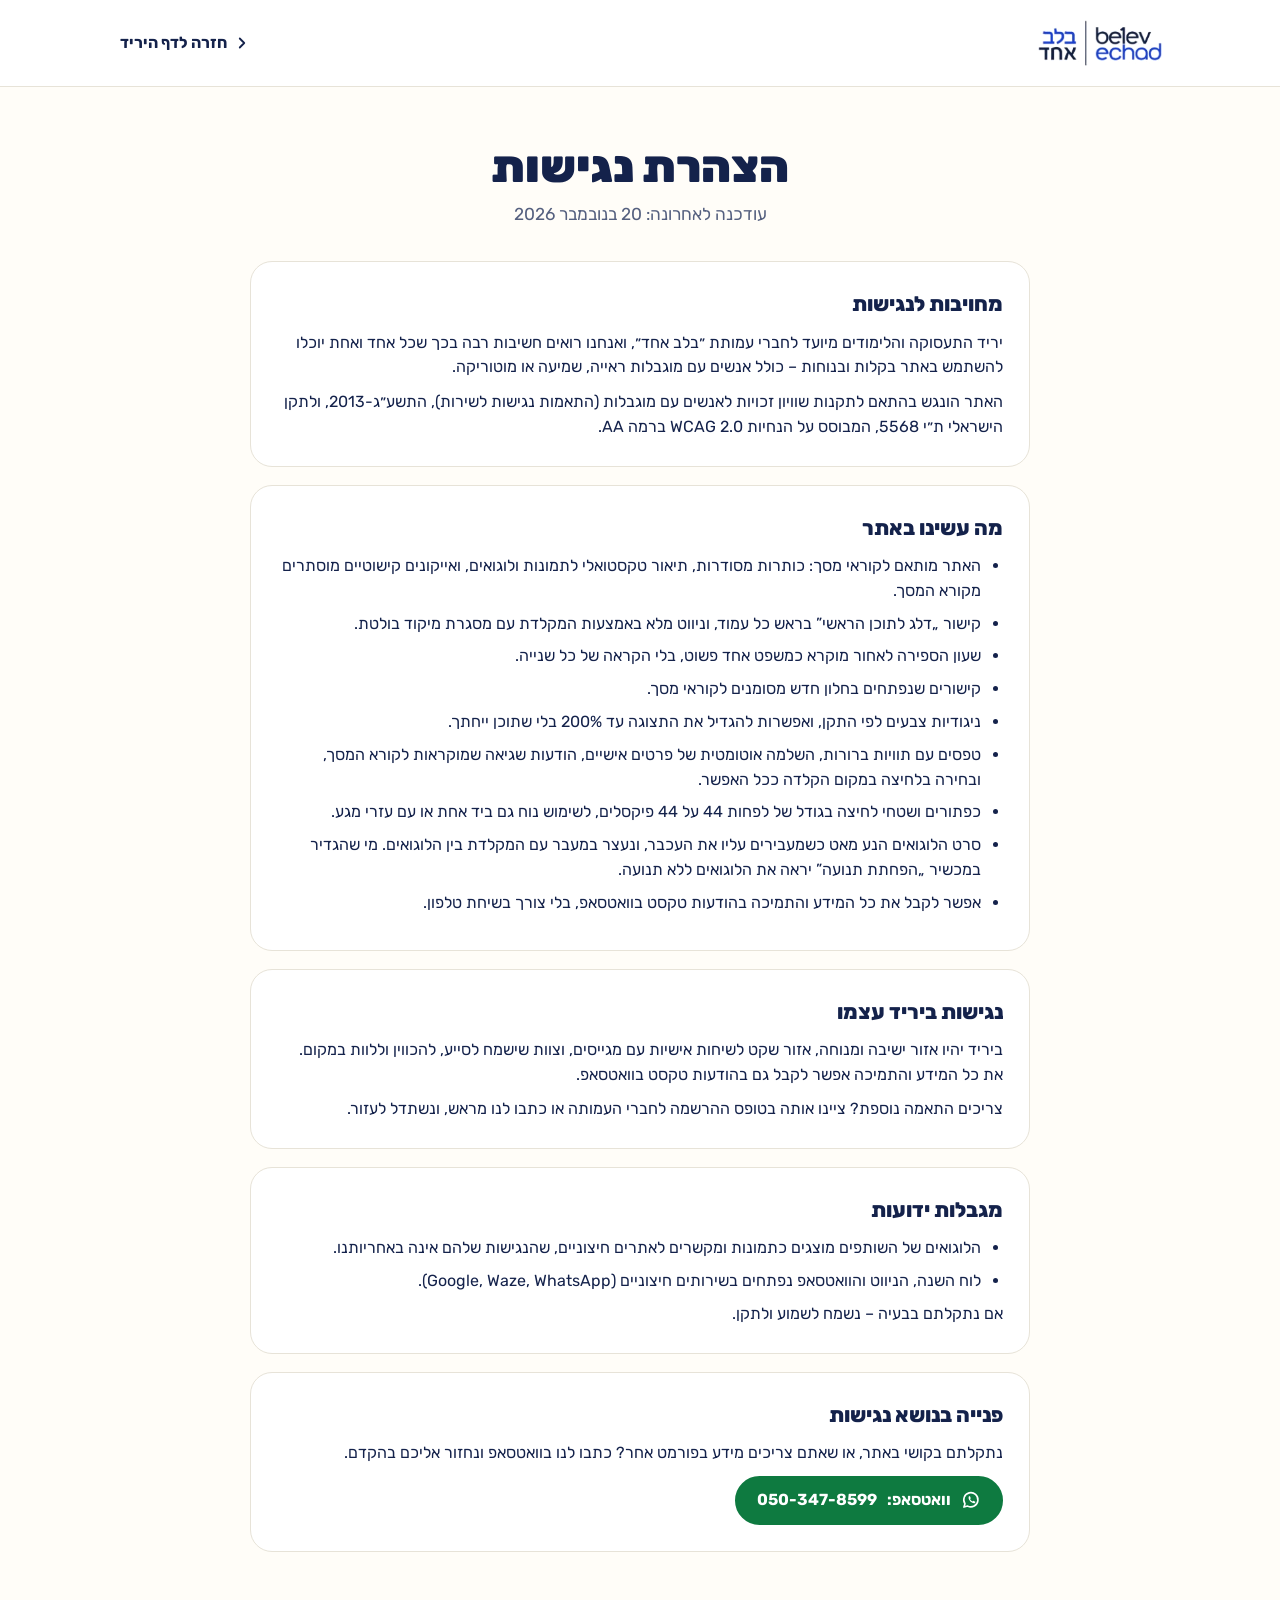
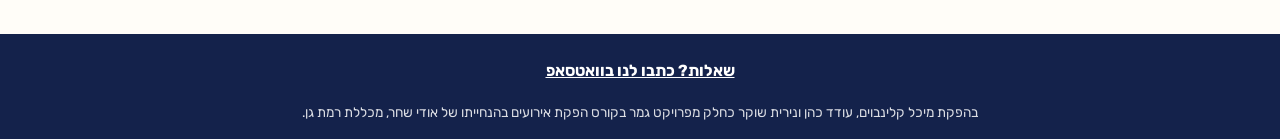
<file: accessibility.html>
<!doctype html>
<html lang="he" dir="rtl">
<head>
  <meta charset="utf-8">
  <meta name="viewport" content="width=device-width, initial-scale=1">
  <title>הצהרת נגישות | בלב אחד</title>
  <meta name="description" content="הצהרת הנגישות של אתר יריד התעסוקה והלימודים של עמותת בלב אחד.">
  <link rel="preconnect" href="https://fonts.googleapis.com">
  <link rel="preconnect" href="https://fonts.gstatic.com" crossorigin>
  <link href="https://fonts.googleapis.com/css2?family=Rubik:wght@400;500;700;800;900&display=swap" rel="stylesheet">
  <link rel="stylesheet" href="styles.css">
</head>
<body>
  <a class="skip-link" href="#main">דלג לתוכן הראשי</a>

  <header class="topbar">
    <div class="container">
      <a class="logo" href="index.html" aria-label="בלב אחד – חזרה לדף הראשי">
        <img src="assets/logo.png" alt="בלב אחד – belev echad" width="194" height="76">
      </a>
      <a class="back-link" href="index.html">
        <svg width="18" height="18" viewBox="0 0 24 24" fill="none" stroke="currentColor" stroke-width="2.4" stroke-linecap="round" stroke-linejoin="round" aria-hidden="true" focusable="false"><path d="M9 6l6 6-6 6"/></svg>
        חזרה לדף היריד
      </a>
    </div>
  </header>

  <main class="container" id="main" tabindex="-1">
    <div class="page-head">
      <h1>הצהרת נגישות</h1>
      <p>עודכנה לאחרונה: 20 בנובמבר 2026</p>
    </div>

    <div class="form-wrap prose">
      <section class="card">
        <h2>מחויבות לנגישות</h2>
        <p>יריד התעסוקה והלימודים מיועד לחברי עמותת ״בלב אחד״, ואנחנו רואים חשיבות רבה בכך שכל אחד ואחת יוכלו להשתמש באתר בקלות ובנוחות – כולל אנשים עם מוגבלות ראייה, שמיעה או מוטוריקה.</p>
        <p>האתר הונגש בהתאם לתקנות שוויון זכויות לאנשים עם מוגבלות (התאמות נגישות לשירות), התשע״ג-2013, ולתקן הישראלי ת״י 5568, המבוסס על הנחיות <span lang="en">WCAG 2.0</span> ברמה <span lang="en">AA</span>.</p>
      </section>

      <section class="card">
        <h2>מה עשינו באתר</h2>
        <ul>
          <li>האתר מותאם לקוראי מסך: כותרות מסודרות, תיאור טקסטואלי לתמונות ולוגואים, ואייקונים קישוטיים מוסתרים מקורא המסך.</li>
          <li>קישור „דלג לתוכן הראשי” בראש כל עמוד, וניווט מלא באמצעות המקלדת עם מסגרת מיקוד בולטת.</li>
          <li>שעון הספירה לאחור מוקרא כמשפט אחד פשוט, בלי הקראה של כל שנייה.</li>
          <li>קישורים שנפתחים בחלון חדש מסומנים לקוראי מסך.</li>
          <li>ניגודיות צבעים לפי התקן, ואפשרות להגדיל את התצוגה עד 200% בלי שתוכן ייחתך.</li>
          <li>טפסים עם תוויות ברורות, השלמה אוטומטית של פרטים אישיים, הודעות שגיאה שמוקראות לקורא המסך, ובחירה בלחיצה במקום הקלדה ככל האפשר.</li>
          <li>כפתורים ושטחי לחיצה בגודל של לפחות 44 על 44 פיקסלים, לשימוש נוח גם ביד אחת או עם עזרי מגע.</li>
          <li>סרט הלוגואים הנע מאט כשמעבירים עליו את העכבר, ונעצר במעבר עם המקלדת בין הלוגואים. מי שהגדיר במכשיר „הפחתת תנועה” יראה את הלוגואים ללא תנועה.</li>
          <li>אפשר לקבל את כל המידע והתמיכה בהודעות טקסט בוואטסאפ, בלי צורך בשיחת טלפון.</li>
        </ul>
      </section>

      <section class="card">
        <h2>נגישות ביריד עצמו</h2>
        <p>ביריד יהיו אזור ישיבה ומנוחה, אזור שקט לשיחות אישיות עם מגייסים, וצוות שישמח לסייע, להכווין וללוות במקום. את כל המידע והתמיכה אפשר לקבל גם בהודעות טקסט בוואטסאפ.</p>
        <p>צריכים התאמה נוספת? ציינו אותה בטופס ההרשמה לחברי העמותה או כתבו לנו מראש, ונשתדל לעזור.</p>
      </section>

      <section class="card">
        <h2>מגבלות ידועות</h2>
        <ul>
          <li>הלוגואים של השותפים מוצגים כתמונות ומקשרים לאתרים חיצוניים, שהנגישות שלהם אינה באחריותנו.</li>
          <li>לוח השנה, הניווט והוואטסאפ נפתחים בשירותים חיצוניים (<span lang="en">Google</span>, <span lang="en">Waze</span>, <span lang="en">WhatsApp</span>).</li>
        </ul>
        <p>אם נתקלתם בבעיה – נשמח לשמוע ולתקן.</p>
      </section>

      <section class="card">
        <h2>פנייה בנושא נגישות</h2>
        <p>נתקלתם בקושי באתר, או שאתם צריכים מידע בפורמט אחר? כתבו לנו בוואטסאפ ונחזור אליכם בהקדם.</p>
        <p>
          <a class="btn btn-wa" href="https://wa.me/972503478599?text=%D7%94%D7%99%D7%99%2C%20%D7%90%D7%A0%D7%99%20%D7%A4%D7%95%D7%A0%D7%94%20%D7%91%D7%A0%D7%95%D7%A9%D7%90%20%D7%A0%D7%92%D7%99%D7%A9%D7%95%D7%AA%20%D7%94%D7%90%D7%AA%D7%A8%20%D7%95%D7%94%D7%99%D7%A8%D7%99%D7%93" target="_blank" rel="noopener">
            <svg width="20" height="20" viewBox="0 0 24 24" aria-hidden="true" focusable="false"><path d="M3.5 20.5l1.3-4A8.5 8.5 0 1 1 8 19.3z" fill="none" stroke="currentColor" stroke-width="1.9" stroke-linejoin="round"/><path d="M9.2 7.9c.2-.3.4-.4.7-.4h.5c.2 0 .4.1.5.4l.7 1.7c.1.2 0 .5-.1.7l-.6.7c.6 1.2 1.6 2.2 2.8 2.8l.7-.6c.2-.2.5-.2.7-.1l1.7.7c.3.1.4.3.4.5v.5c0 .3-.1.5-.4.7-.7.5-1.8.6-3.3-.1a8.6 8.6 0 0 1-3.9-3.9c-.7-1.5-.6-2.6-.1-3.3z" fill="currentColor"/></svg>
            וואטסאפ: <span dir="ltr">050-347-8599</span><span class="visually-hidden"> (נפתח בחלון חדש)</span>
          </a>
        </p>
      </section>
    </div>
  </main>

  <footer class="site-footer">
    <div class="footer-links">
      <a href="https://wa.me/972503478599?text=%D7%94%D7%99%D7%99%2C%20%D7%90%D7%A0%D7%99%20%D7%A4%D7%95%D7%A0%D7%94%20%D7%91%D7%A0%D7%95%D7%92%D7%A2%20%D7%9C%D7%99%D7%A8%D7%99%D7%93%20%D7%94%D7%AA%D7%A2%D7%A1%D7%95%D7%A7%D7%94%20%D7%95%D7%94%D7%9C%D7%99%D7%9E%D7%95%D7%93%D7%99%D7%9D%20%D7%A9%D7%9C%20%D7%91%D7%9C%D7%91%20%D7%90%D7%97%D7%93" target="_blank" rel="noopener">שאלות? כתבו לנו בוואטסאפ<span class="visually-hidden"> (נפתח בחלון חדש)</span></a>
    </div>
    <p>בהפקת מיכל קלינבוים, עודד כהן ונירית שוקר כחלק מפרויקט גמר בקורס הפקת אירועים בהנחייתו של אודי שחר, מכללת רמת גן.</p>
  </footer>
</body>
</html>
</file>
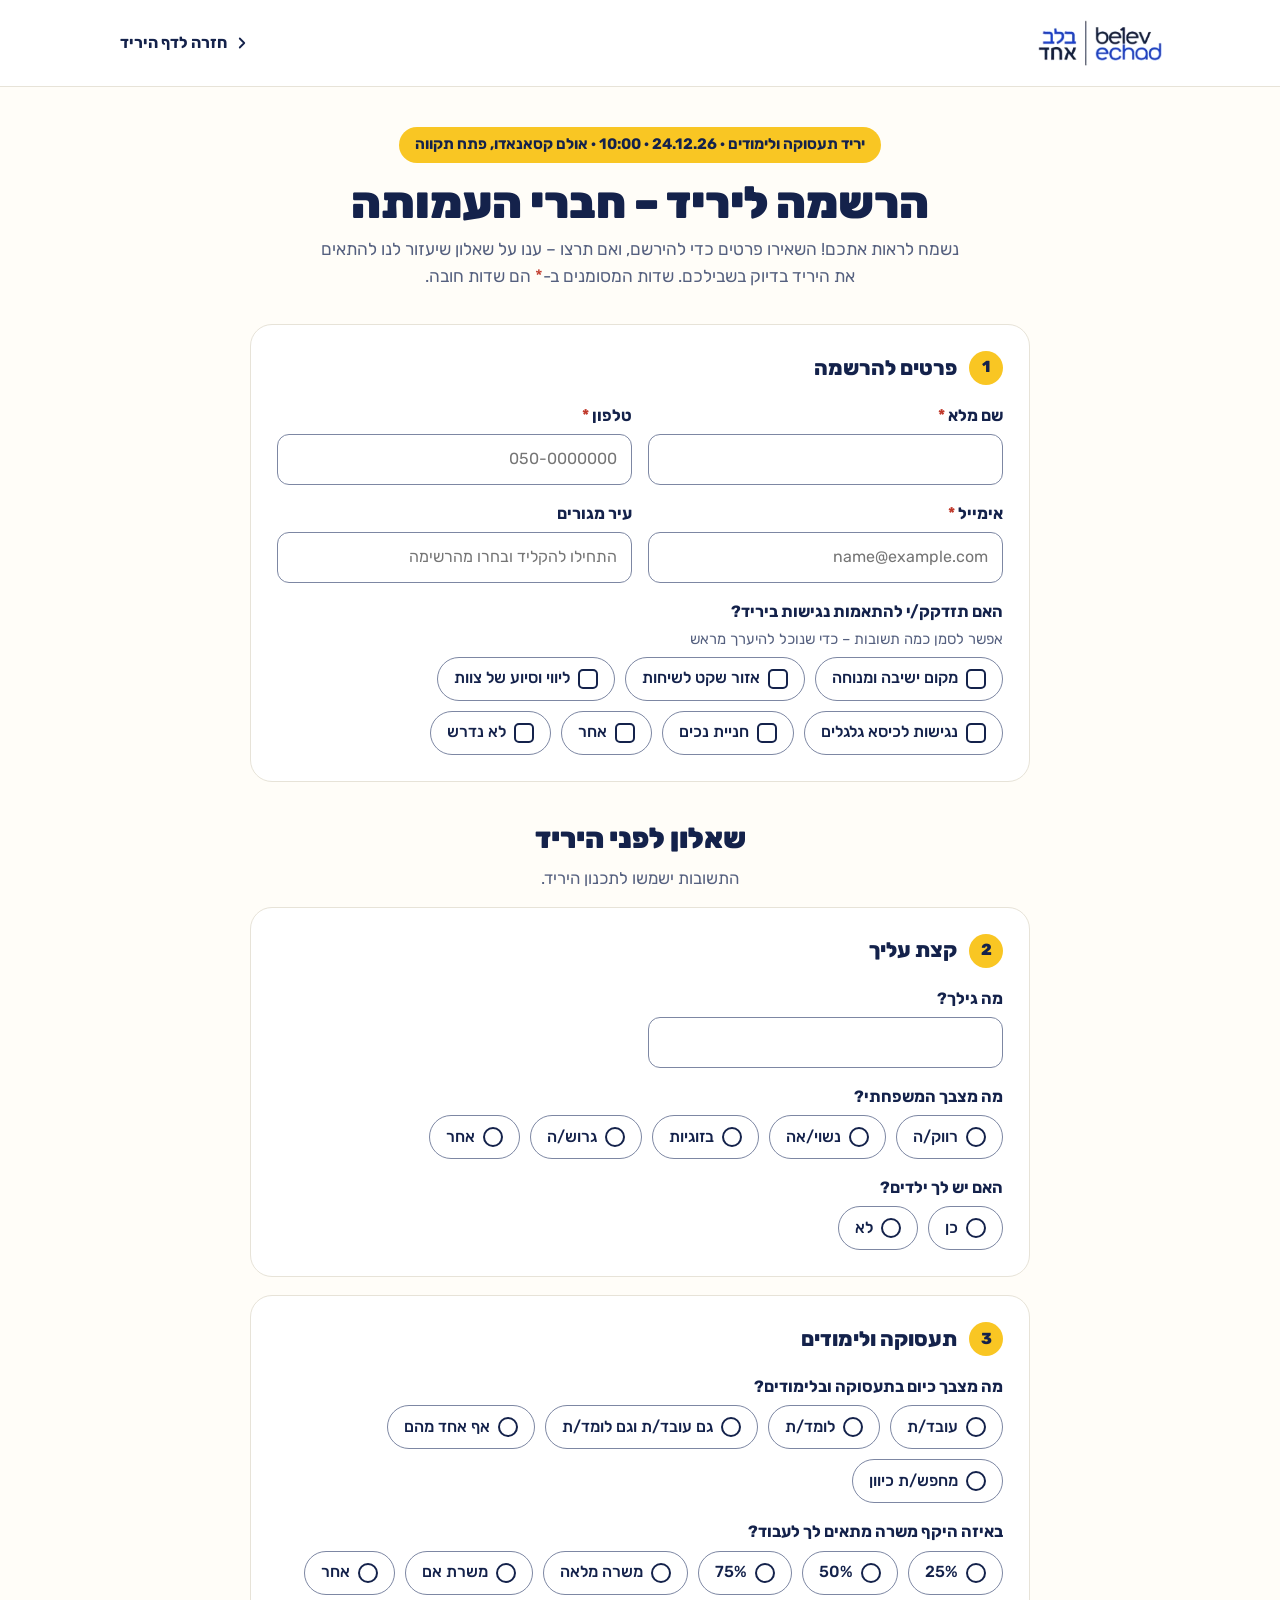
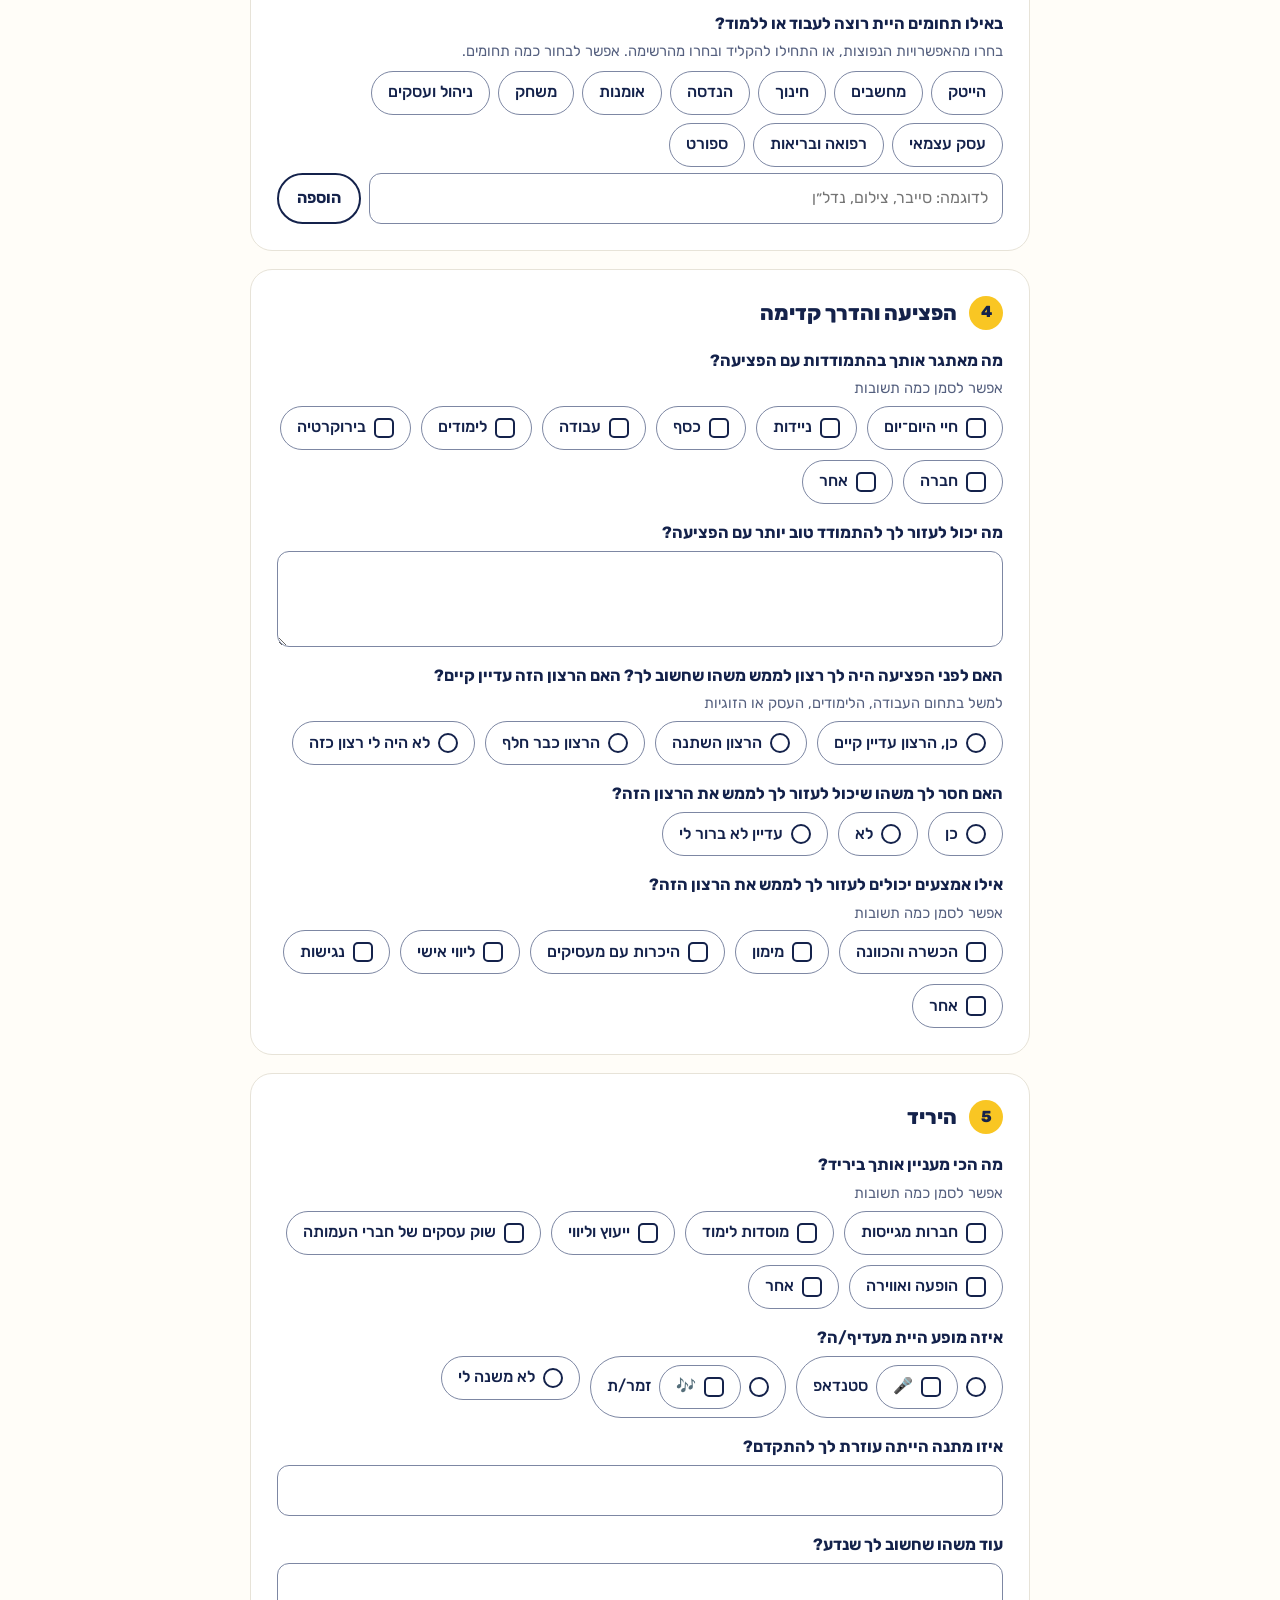
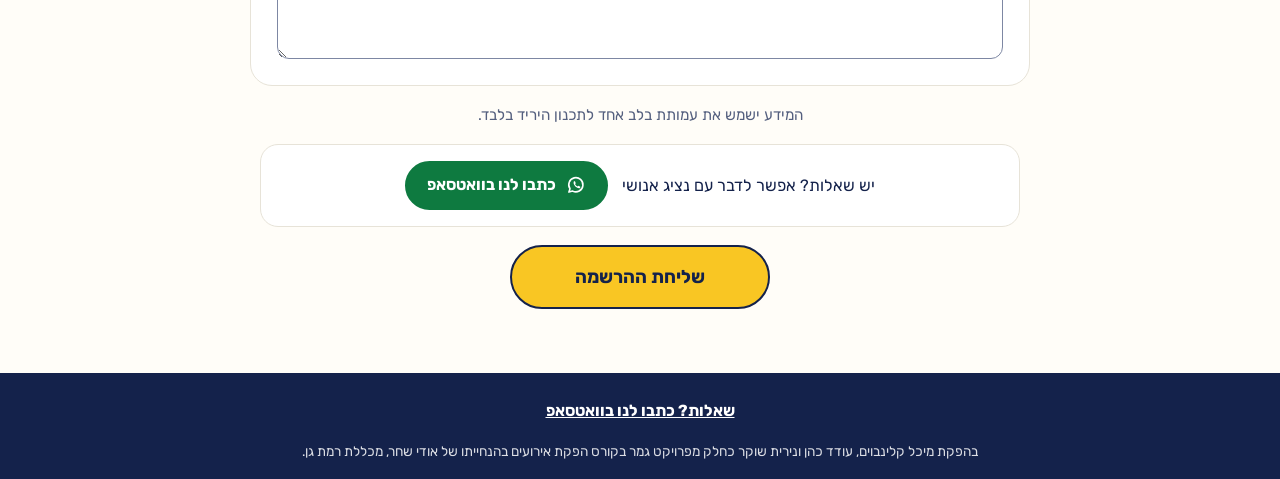
<file: members.html>
<!doctype html>
<html lang="he" dir="rtl">
<head>
  <meta charset="utf-8">
  <meta name="viewport" content="width=device-width, initial-scale=1">
  <title>הרשמת חברי העמותה | בלב אחד</title>
  <meta name="description" content="הרשמה ושאלון לחברי עמותת בלב אחד לקראת יריד התעסוקה והלימודים, 24.12.26.">
  <link rel="preconnect" href="https://fonts.googleapis.com">
  <link rel="preconnect" href="https://fonts.gstatic.com" crossorigin>
  <link href="https://fonts.googleapis.com/css2?family=Rubik:wght@400;500;700;800;900&display=swap" rel="stylesheet">
  <link rel="stylesheet" href="styles.css">
</head>
<body>
  <a class="skip-link" href="#main">דלג לתוכן הראשי</a>

  <header class="topbar">
    <div class="container">
      <a class="logo" href="index.html" aria-label="בלב אחד – חזרה לדף הראשי">
        <img src="assets/logo.png" alt="בלב אחד – belev echad" width="194" height="76">
      </a>
      <a class="back-link" href="index.html">
        <svg width="18" height="18" viewBox="0 0 24 24" fill="none" stroke="currentColor" stroke-width="2.4" stroke-linecap="round" stroke-linejoin="round" aria-hidden="true"><path d="M9 6l6 6-6 6"/></svg>
        חזרה לדף היריד
      </a>
    </div>
  </header>

  <main class="container" id="main" tabindex="-1">
    <div class="page-head">
      <span class="eyebrow">יריד תעסוקה ולימודים · 24.12.26 · 10:00 · אולם קסאנאדו, פתח תקווה</span>
      <h1>הרשמה ליריד – חברי העמותה</h1>
      <p>נשמח לראות אתכם! השאירו פרטים כדי להירשם, ואם תרצו – ענו על שאלון שיעזור לנו להתאים את היריד בדיוק בשבילכם. שדות המסומנים ב-<span style="color:var(--danger)">*</span> הם שדות חובה.</p>
    </div>

    <div class="form-wrap">
      <form id="members-form" name="members-registration" novalidate>
        <p hidden><label>Leave empty: <input name="bot-field" tabindex="-1" autocomplete="off"></label></p>

        <!-- 1. Contact details (required) -->
        <section class="card">
          <h2 class="card-title"><span class="step">1</span>פרטים להרשמה</h2>
          <div class="grid-2">
            <div class="field" data-label="שם מלא">
              <label class="label" for="fullName">שם מלא <span class="req">*</span></label>
              <input type="text" id="fullName" name="fullName" required autocomplete="name">
              <span class="error-msg">שדה חובה</span>
            </div>
            <div class="field" data-label="טלפון">
              <label class="label" for="phone">טלפון <span class="req">*</span></label>
              <input type="tel" id="phone" name="phone" required autocomplete="tel" inputmode="tel" pattern="^\+?[0-9\s\-]{9,15}$" placeholder="050-0000000">
              <span class="error-msg">נא להזין מספר טלפון תקין</span>
            </div>
            <div class="field" data-label="אימייל">
              <label class="label" for="email">אימייל <span class="req">*</span></label>
              <input type="email" id="email" name="email" required autocomplete="email" placeholder="name@example.com">
              <span class="error-msg">נא להזין כתובת אימייל תקינה</span>
            </div>
            <div class="field" data-label="עיר מגורים">
              <label class="label" for="city">עיר מגורים</label>
              <input type="text" id="city" name="city" data-cities autocomplete="address-level2" placeholder="התחילו להקליד ובחרו מהרשימה">
              <span class="error-msg">נא לבחור יישוב מהרשימה</span>
            </div>
          </div>

          <div class="field" data-label="התאמות נגישות נדרשות">
            <span class="label">האם תזדקק/י להתאמות נגישות ביריד?</span>
            <span class="hint">אפשר לסמן כמה תשובות – כדי שנוכל להיערך מראש</span>
            <div class="choices">
              <label class="chip"><input type="checkbox" name="accessibility" value="מקום ישיבה ומנוחה"><span>מקום ישיבה ומנוחה</span></label>
              <label class="chip"><input type="checkbox" name="accessibility" value="אזור שקט לשיחות"><span>אזור שקט לשיחות</span></label>
              <label class="chip"><input type="checkbox" name="accessibility" value="ליווי וסיוע של צוות"><span>ליווי וסיוע של צוות</span></label>
              <label class="chip"><input type="checkbox" name="accessibility" value="נגישות לכיסא גלגלים"><span>נגישות לכיסא גלגלים</span></label>
              <label class="chip"><input type="checkbox" name="accessibility" value="חניית נכים"><span>חניית נכים</span></label>
              <label class="chip"><input type="checkbox" name="accessibility" value="אחר" data-show="accessibilityOther"><span>אחר</span></label>
              <label class="chip"><input type="checkbox" name="accessibility" value="לא נדרש"><span>לא נדרש</span></label>
            </div>
            <input type="text" id="accessibilityOther" name="accessibilityOther" class="other-input" data-label="התאמות נגישות – אחר" placeholder="למשל: תרגום לשפת הסימנים, תמלול" aria-label="התאמות נגישות – אחר" hidden>
          </div>
        </section>

        <div class="section-note">
          <h2>שאלון לפני היריד</h2>
          <p>התשובות ישמשו לתכנון היריד.</p>
        </div>

        <!-- 2. About you -->
        <section class="card">
          <h2 class="card-title"><span class="step">2</span>קצת עליך</h2>

          <div class="grid-2">
            <div class="field" data-label="גיל">
              <label class="label" for="age">מה גילך?</label>
              <input type="number" id="age" name="age" min="16" max="99" inputmode="numeric">
              <span class="error-msg">נא להזין גיל בין 16 ל-99</span>
            </div>
          </div>

          <div class="field" data-label="מצב משפחתי">
            <span class="label">מה מצבך המשפחתי?</span>
            <div class="choices">
              <label class="chip"><input type="radio" name="maritalStatus" value="רווק/ה"><span>רווק/ה</span></label>
              <label class="chip"><input type="radio" name="maritalStatus" value="נשוי/אה"><span>נשוי/אה</span></label>
              <label class="chip"><input type="radio" name="maritalStatus" value="בזוגיות"><span>בזוגיות</span></label>
              <label class="chip"><input type="radio" name="maritalStatus" value="גרוש/ה"><span>גרוש/ה</span></label>
              <label class="chip"><input type="radio" name="maritalStatus" value="אחר" data-show="maritalOther"><span>אחר</span></label>
            </div>
            <input type="text" id="maritalOther" name="maritalOther" class="other-input" data-label="מצב משפחתי – אחר" placeholder="פרטו" aria-label="מצב משפחתי – אחר" hidden>
          </div>

          <div class="grid-2">
            <div class="field" data-label="ילדים">
              <span class="label">האם יש לך ילדים?</span>
              <div class="choices">
                <label class="chip"><input type="radio" name="hasChildren" value="כן" data-show="childrenCountField"><span>כן</span></label>
                <label class="chip"><input type="radio" name="hasChildren" value="לא"><span>לא</span></label>
              </div>
            </div>
            <div class="field" id="childrenCountField" data-label="מספר ילדים" hidden>
              <label class="label" for="childrenCount">כמה ילדים?</label>
              <input type="number" id="childrenCount" name="childrenCount" min="1" max="20" inputmode="numeric">
              <span class="error-msg">נא להזין מספר בין 1 ל-20</span>
            </div>
          </div>
        </section>

        <!-- 3. Employment & studies -->
        <section class="card">
          <h2 class="card-title"><span class="step">3</span>תעסוקה ולימודים</h2>

          <div class="field" data-label="מצב תעסוקה ולימודים">
            <span class="label">מה מצבך כיום בתעסוקה ובלימודים?</span>
            <div class="choices">
              <label class="chip"><input type="radio" name="currentStatus" value="עובד/ת"><span>עובד/ת</span></label>
              <label class="chip"><input type="radio" name="currentStatus" value="לומד/ת"><span>לומד/ת</span></label>
              <label class="chip"><input type="radio" name="currentStatus" value="גם עובד/ת וגם לומד/ת"><span>גם עובד/ת וגם לומד/ת</span></label>
              <label class="chip"><input type="radio" name="currentStatus" value="אף אחד מהם"><span>אף אחד מהם</span></label>
              <label class="chip"><input type="radio" name="currentStatus" value="מחפש/ת כיוון"><span>מחפש/ת כיוון</span></label>
            </div>
          </div>

          <div class="field" data-label="היקף משרה מתאים">
            <span class="label">באיזה היקף משרה מתאים לך לעבוד?</span>
            <div class="choices">
              <label class="chip"><input type="radio" name="jobScope" value="25%"><span>25%</span></label>
              <label class="chip"><input type="radio" name="jobScope" value="50%"><span>50%</span></label>
              <label class="chip"><input type="radio" name="jobScope" value="75%"><span>75%</span></label>
              <label class="chip"><input type="radio" name="jobScope" value="משרה מלאה"><span>משרה מלאה</span></label>
              <label class="chip"><input type="radio" name="jobScope" value="משרת אם"><span>משרת אם</span></label>
              <label class="chip"><input type="radio" name="jobScope" value="אחר" data-show="jobScopeOther"><span>אחר</span></label>
            </div>
            <input type="text" id="jobScopeOther" name="jobScopeOther" class="other-input" data-label="היקף משרה – אחר" placeholder="פרטו" aria-label="היקף משרה – אחר" hidden>
          </div>

          <div class="field" data-label="תחומים לעבודה / לימודים">
            <label class="label" for="fieldsEntry">באילו תחומים היית רוצה לעבוד או ללמוד?</label>
            <span class="hint" id="fieldsHint">בחרו מהאפשרויות הנפוצות, או התחילו להקליד ובחרו מהרשימה. אפשר לבחור כמה תחומים.</span>
            <div class="tag-input" data-tags>
              <div class="quick-picks" role="group" aria-label="תחומים נפוצים">
                <button type="button" class="quick-pick" data-value="הייטק ופיתוח תוכנה" aria-pressed="false">הייטק</button>
                <button type="button" class="quick-pick" data-value="מחשבים ומערכות מידע" aria-pressed="false">מחשבים</button>
                <button type="button" class="quick-pick" data-value="חינוך והוראה" aria-pressed="false">חינוך</button>
                <button type="button" class="quick-pick" data-value="הנדסה" aria-pressed="false">הנדסה</button>
                <button type="button" class="quick-pick" data-value="אומנות" aria-pressed="false">אומנות</button>
                <button type="button" class="quick-pick" data-value="משחק ותיאטרון" aria-pressed="false">משחק</button>
                <button type="button" class="quick-pick" data-value="ניהול ומנהל עסקים" aria-pressed="false">ניהול ועסקים</button>
                <button type="button" class="quick-pick" data-value="יזמות ועסק עצמאי" aria-pressed="false">עסק עצמאי</button>
                <button type="button" class="quick-pick" data-value="רפואה ומקצועות הבריאות" aria-pressed="false">רפואה ובריאות</button>
                <button type="button" class="quick-pick" data-value="ספורט וכושר" aria-pressed="false">ספורט</button>
              </div>
              <ul class="tag-list" aria-label="התחומים שנבחרו"></ul>
              <div class="tag-entry">
                <input type="text" id="fieldsEntry" list="fieldsSuggestions" autocomplete="off" aria-describedby="fieldsHint" placeholder="לדוגמה: סייבר, צילום, נדל״ן">
                <button type="button" class="btn btn-ghost tag-add">הוספה</button>
              </div>
              <datalist id="fieldsSuggestions">
                <option value="הייטק ופיתוח תוכנה"></option><option value="מחשבים ומערכות מידע"></option><option value="סייבר ואבטחת מידע"></option>
                <option value="דאטה ובינה מלאכותית"></option><option value="בדיקות תוכנה (QA)"></option><option value="תמיכה טכנית ו-IT"></option>
                <option value="ניהול מוצר"></option><option value="עיצוב חוויית משתמש (UX/UI)"></option>
                <option value="הנדסה"></option><option value="הנדסת חשמל ואלקטרוניקה"></option><option value="הנדסת מכונות"></option>
                <option value="הנדסה אזרחית ובניין"></option><option value="הנדסת תעשייה וניהול"></option><option value="הנדסאות"></option>
                <option value="אדריכלות ועיצוב פנים"></option>
                <option value="חינוך והוראה"></option><option value="חינוך מיוחד"></option><option value="גיל רך וגננות"></option>
                <option value="הדרכה ואימון אישי"></option><option value="עבודה סוציאלית"></option><option value="פסיכולוגיה וטיפול רגשי"></option>
                <option value="רפואה ומקצועות הבריאות"></option><option value="סיעוד"></option><option value="פיזיותרפיה וריפוי בעיסוק"></option>
                <option value="רוקחות"></option><option value="רפואה משלימה"></option><option value="תזונה ודיאטה"></option>
                <option value="מעבדה ומחקר"></option><option value="מדעים (פיזיקה, כימיה, ביולוגיה)"></option><option value="מתמטיקה וסטטיסטיקה"></option>
                <option value="ספורט וכושר"></option>
                <option value="אומנות"></option><option value="עיצוב גרפי"></option><option value="אנימציה ותלת-ממד"></option>
                <option value="צילום ווידאו"></option><option value="משחק ותיאטרון"></option><option value="מוזיקה"></option>
                <option value="קולנוע וטלוויזיה"></option><option value="כתיבה ועיתונאות"></option><option value="שפות ותרגום"></option>
                <option value="שיווק ופרסום"></option><option value="מדיה דיגיטלית ורשתות חברתיות"></option><option value="מכירות"></option>
                <option value="שירות לקוחות"></option><option value="ניהול ומנהל עסקים"></option><option value="יזמות ועסק עצמאי"></option>
                <option value="ניהול פרויקטים"></option><option value="משאבי אנוש"></option><option value="אדמיניסטרציה ומזכירות"></option>
                <option value="כלכלה וחשבונאות"></option><option value="בנקאות וביטוח"></option><option value="נדל״ן"></option>
                <option value="משפטים"></option>
                <option value="לוגיסטיקה ושרשרת אספקה"></option><option value="תחבורה ונהיגה מקצועית"></option><option value="תעופה"></option>
                <option value="ביטחון ושמירה"></option><option value="כבאות והצלה"></option><option value="משטרה ואכיפה"></option>
                <option value="שירות ציבורי וממשלה"></option>
                <option value="תיירות ומלונאות"></option><option value="מסעדנות ובישול"></option><option value="אפייה וקונדיטוריה"></option>
                <option value="קמעונאות ומסחר"></option><option value="אירועים והפקות"></option>
                <option value="חקלאות"></option><option value="סביבה ואנרגיה"></option><option value="וטרינריה ובעלי חיים"></option>
                <option value="חשמלאות"></option><option value="אינסטלציה ומיזוג אוויר"></option><option value="נגרות ומלאכות יד"></option>
                <option value="מכונאות רכב"></option><option value="ייצור ותעשייה"></option><option value="בנייה ושיפוצים"></option>
                <option value="אופנה וטקסטיל"></option><option value="קוסמטיקה וטיפוח"></option><option value="עיצוב שיער"></option>
                <option value="עמותות ופעילות חברתית"></option><option value="דת ולימודי קודש"></option><option value="גיאוגרפיה ומיפוי (GIS)"></option>
                <option value="עדיין לא יודע/ת"></option>
              </datalist>
              <input type="hidden" name="fieldsOfInterest">
              <p class="visually-hidden tag-status" aria-live="polite"></p>
            </div>
          </div>
        </section>

        <!-- 4. The injury and the way forward -->
        <section class="card">
          <h2 class="card-title"><span class="step">4</span>הפציעה והדרך קדימה</h2>

          <div class="field" data-label="מה מאתגר בהתמודדות עם הפציעה">
            <span class="label">מה מאתגר אותך בהתמודדות עם הפציעה?</span>
            <span class="hint">אפשר לסמן כמה תשובות</span>
            <div class="choices">
              <label class="chip"><input type="checkbox" name="challenges" value="חיי היום־יום"><span>חיי היום־יום</span></label>
              <label class="chip"><input type="checkbox" name="challenges" value="ניידות"><span>ניידות</span></label>
              <label class="chip"><input type="checkbox" name="challenges" value="כסף"><span>כסף</span></label>
              <label class="chip"><input type="checkbox" name="challenges" value="עבודה"><span>עבודה</span></label>
              <label class="chip"><input type="checkbox" name="challenges" value="לימודים"><span>לימודים</span></label>
              <label class="chip"><input type="checkbox" name="challenges" value="בירוקרטיה"><span>בירוקרטיה</span></label>
              <label class="chip"><input type="checkbox" name="challenges" value="חברה"><span>חברה</span></label>
              <label class="chip"><input type="checkbox" name="challenges" value="אחר" data-show="challengesOther"><span>אחר</span></label>
            </div>
            <input type="text" id="challengesOther" name="challengesOther" class="other-input" data-label="אתגרים – אחר" placeholder="פרטו" aria-label="אתגר – אחר" hidden>
          </div>

          <div class="field" data-label="מה יעזור להתמודד טוב יותר">
            <label class="label" for="whatHelps">מה יכול לעזור לך להתמודד טוב יותר עם הפציעה?</label>
            <textarea id="whatHelps" name="whatHelps"></textarea>
          </div>

          <div class="field" data-label="רצון מלפני הפציעה">
            <span class="label">האם לפני הפציעה היה לך רצון לממש משהו שחשוב לך? האם הרצון הזה עדיין קיים?</span>
            <span class="hint">למשל בתחום העבודה, הלימודים, העסק או הזוגיות</span>
            <div class="choices">
              <label class="chip"><input type="radio" name="preInjuryWish" value="כן, הרצון עדיין קיים"><span>כן, הרצון עדיין קיים</span></label>
              <label class="chip"><input type="radio" name="preInjuryWish" value="הרצון השתנה"><span>הרצון השתנה</span></label>
              <label class="chip"><input type="radio" name="preInjuryWish" value="הרצון כבר חלף"><span>הרצון כבר חלף</span></label>
              <label class="chip"><input type="radio" name="preInjuryWish" value="לא היה לי רצון כזה"><span>לא היה לי רצון כזה</span></label>
            </div>
          </div>

          <div class="field" data-label="חסר משהו כדי לממש את הרצון">
            <span class="label">האם חסר לך משהו שיכול לעזור לך לממש את הרצון הזה?</span>
            <div class="choices">
              <label class="chip"><input type="radio" name="missingSomething" value="כן"><span>כן</span></label>
              <label class="chip"><input type="radio" name="missingSomething" value="לא"><span>לא</span></label>
              <label class="chip"><input type="radio" name="missingSomething" value="עדיין לא ברור לי"><span>עדיין לא ברור לי</span></label>
            </div>
          </div>

          <div class="field" data-label="אמצעים שיעזרו לממש">
            <span class="label">אילו אמצעים יכולים לעזור לך לממש את הרצון הזה?</span>
            <span class="hint">אפשר לסמן כמה תשובות</span>
            <div class="choices">
              <label class="chip"><input type="checkbox" name="helpfulMeans" value="הכשרה והכוונה"><span>הכשרה והכוונה</span></label>
              <label class="chip"><input type="checkbox" name="helpfulMeans" value="מימון"><span>מימון</span></label>
              <label class="chip"><input type="checkbox" name="helpfulMeans" value="היכרות עם מעסיקים"><span>היכרות עם מעסיקים</span></label>
              <label class="chip"><input type="checkbox" name="helpfulMeans" value="ליווי אישי"><span>ליווי אישי</span></label>
              <label class="chip"><input type="checkbox" name="helpfulMeans" value="נגישות"><span>נגישות</span></label>
              <label class="chip"><input type="checkbox" name="helpfulMeans" value="אחר" data-show="helpfulMeansOther"><span>אחר</span></label>
            </div>
            <input type="text" id="helpfulMeansOther" name="helpfulMeansOther" class="other-input" data-label="אמצעים – אחר" placeholder="פרטו" aria-label="אמצעים – אחר" hidden>
          </div>
        </section>

        <!-- 5. The fair -->
        <section class="card">
          <h2 class="card-title"><span class="step">5</span>היריד</h2>

          <div class="field" data-label="מה הכי מעניין ביריד">
            <span class="label">מה הכי מעניין אותך ביריד?</span>
            <span class="hint">אפשר לסמן כמה תשובות</span>
            <div class="choices">
              <label class="chip"><input type="checkbox" name="fairInterests" value="חברות מגייסות"><span>חברות מגייסות</span></label>
              <label class="chip"><input type="checkbox" name="fairInterests" value="מוסדות לימוד"><span>מוסדות לימוד</span></label>
              <label class="chip"><input type="checkbox" name="fairInterests" value="ייעוץ וליווי"><span>ייעוץ וליווי</span></label>
              <label class="chip"><input type="checkbox" name="fairInterests" value="שוק עסקים של חברי העמותה"><span>שוק עסקים של חברי העמותה</span></label>
              <label class="chip"><input type="checkbox" name="fairInterests" value="הופעה ואווירה"><span>הופעה ואווירה</span></label>
              <label class="chip"><input type="checkbox" name="fairInterests" value="אחר" data-show="fairInterestsOther"><span>אחר</span></label>
            </div>
            <input type="text" id="fairInterestsOther" name="fairInterestsOther" class="other-input" data-label="מה מעניין – אחר" placeholder="פרטו" aria-label="מה מעניין ביריד – אחר" hidden>
          </div>

          <div class="field" data-label="העדפת מופע">
            <span class="label">איזה מופע היית מעדיף/ה?</span>
            <div class="choices">
              <label class="chip"><input type="radio" name="showPreference" value="סטנדאפ"><span><span aria-hidden="true">🎤</span> סטנדאפ</span></label>
              <label class="chip"><input type="radio" name="showPreference" value="זמר/ת"><span><span aria-hidden="true">🎶</span> זמר/ת</span></label>
              <label class="chip"><input type="radio" name="showPreference" value="לא משנה לי"><span>לא משנה לי</span></label>
            </div>
          </div>

          <div class="field" data-label="מתנה שתעזור להתקדם">
            <label class="label" for="helpfulGift">איזו מתנה הייתה עוזרת לך להתקדם?</label>
            <input type="text" id="helpfulGift" name="helpfulGift">
          </div>

          <div class="field" data-label="עוד משהו">
            <label class="label" for="anythingElse">עוד משהו שחשוב לך שנדע?</label>
            <textarea id="anythingElse" name="anythingElse"></textarea>
          </div>
        </section>

        <p class="privacy-note">המידע ישמש את עמותת בלב אחד לתכנון היריד בלבד.</p>

        <p class="help-note">
          <span>יש שאלות? אפשר לדבר עם נציג אנושי</span>
          <a class="btn btn-wa" href="https://wa.me/972503478599?text=%D7%94%D7%99%D7%99%2C%20%D7%90%D7%A0%D7%99%20%D7%A4%D7%95%D7%A0%D7%94%20%D7%91%D7%A0%D7%95%D7%92%D7%A2%20%D7%9C%D7%99%D7%A8%D7%99%D7%93%20%D7%94%D7%AA%D7%A2%D7%A1%D7%95%D7%A7%D7%94%20%D7%95%D7%94%D7%9C%D7%99%D7%9E%D7%95%D7%93%D7%99%D7%9D%20%D7%A9%D7%9C%20%D7%91%D7%9C%D7%91%20%D7%90%D7%97%D7%93" target="_blank" rel="noopener"><svg width="20" height="20" viewBox="0 0 24 24" aria-hidden="true" focusable="false"><path d="M3.5 20.5l1.3-4A8.5 8.5 0 1 1 8 19.3z" fill="none" stroke="currentColor" stroke-width="1.9" stroke-linejoin="round"/><path d="M9.2 7.9c.2-.3.4-.4.7-.4h.5c.2 0 .4.1.5.4l.7 1.7c.1.2 0 .5-.1.7l-.6.7c.6 1.2 1.6 2.2 2.8 2.8l.7-.6c.2-.2.5-.2.7-.1l1.7.7c.3.1.4.3.4.5v.5c0 .3-.1.5-.4.7-.7.5-1.8.6-3.3-.1a8.6 8.6 0 0 1-3.9-3.9c-.7-1.5-.6-2.6-.1-3.3z" fill="currentColor"/></svg> כתבו לנו בוואטסאפ<span class="visually-hidden"> (נפתח בחלון חדש)</span></a>
        </p>

        <div class="submit-row">
          <p class="form-error" role="alert"></p>
          <button type="submit" class="btn btn-primary">שליחת ההרשמה</button>
        </div>
      </form>

      <section class="card success" id="success" hidden>
        <div class="check">
          <svg width="44" height="44" viewBox="0 0 24 24" fill="none" stroke="#14224b" stroke-width="2.8" stroke-linecap="round" stroke-linejoin="round" aria-hidden="true"><path d="M5 12.5l4.5 4.5L19 7.5"/></svg>
        </div>
        <h2>תודה, נרשמת ליריד!</h2>
        <p>התשובות שלך יעזרו לנו לתכנן את היריד. נתראה ב-24.12.26 בשעה 10:00 באולם קסאנאדו, פתח תקווה.</p>
        <a class="btn btn-dark" href="index.html">חזרה לדף היריד</a>
      </section>
    </div>
  </main>

  <footer class="site-footer">
    <div class="footer-links">
      <a href="https://wa.me/972503478599?text=%D7%94%D7%99%D7%99%2C%20%D7%90%D7%A0%D7%99%20%D7%A4%D7%95%D7%A0%D7%94%20%D7%91%D7%A0%D7%95%D7%92%D7%A2%20%D7%9C%D7%99%D7%A8%D7%99%D7%93%20%D7%94%D7%AA%D7%A2%D7%A1%D7%95%D7%A7%D7%94%20%D7%95%D7%94%D7%9C%D7%99%D7%9E%D7%95%D7%93%D7%99%D7%9D%20%D7%A9%D7%9C%20%D7%91%D7%9C%D7%91%20%D7%90%D7%97%D7%93" target="_blank" rel="noopener">שאלות? כתבו לנו בוואטסאפ<span class="visually-hidden"> (נפתח בחלון חדש)</span></a>
    </div>
    <p>בהפקת מיכל קלינבוים, עודד כהן ונירית שוקר כחלק מפרויקט גמר בקורס הפקת אירועים בהנחייתו של אודי שחר, מכללת רמת גן.</p>
  </footer>

  <script src="cities.js"></script>
  <script src="forms.js"></script>
  <script>
    BelevForms.init({ form: '#members-form', formName: 'members-registration', netlify: false });
  </script>
</body>
</html>
</file>
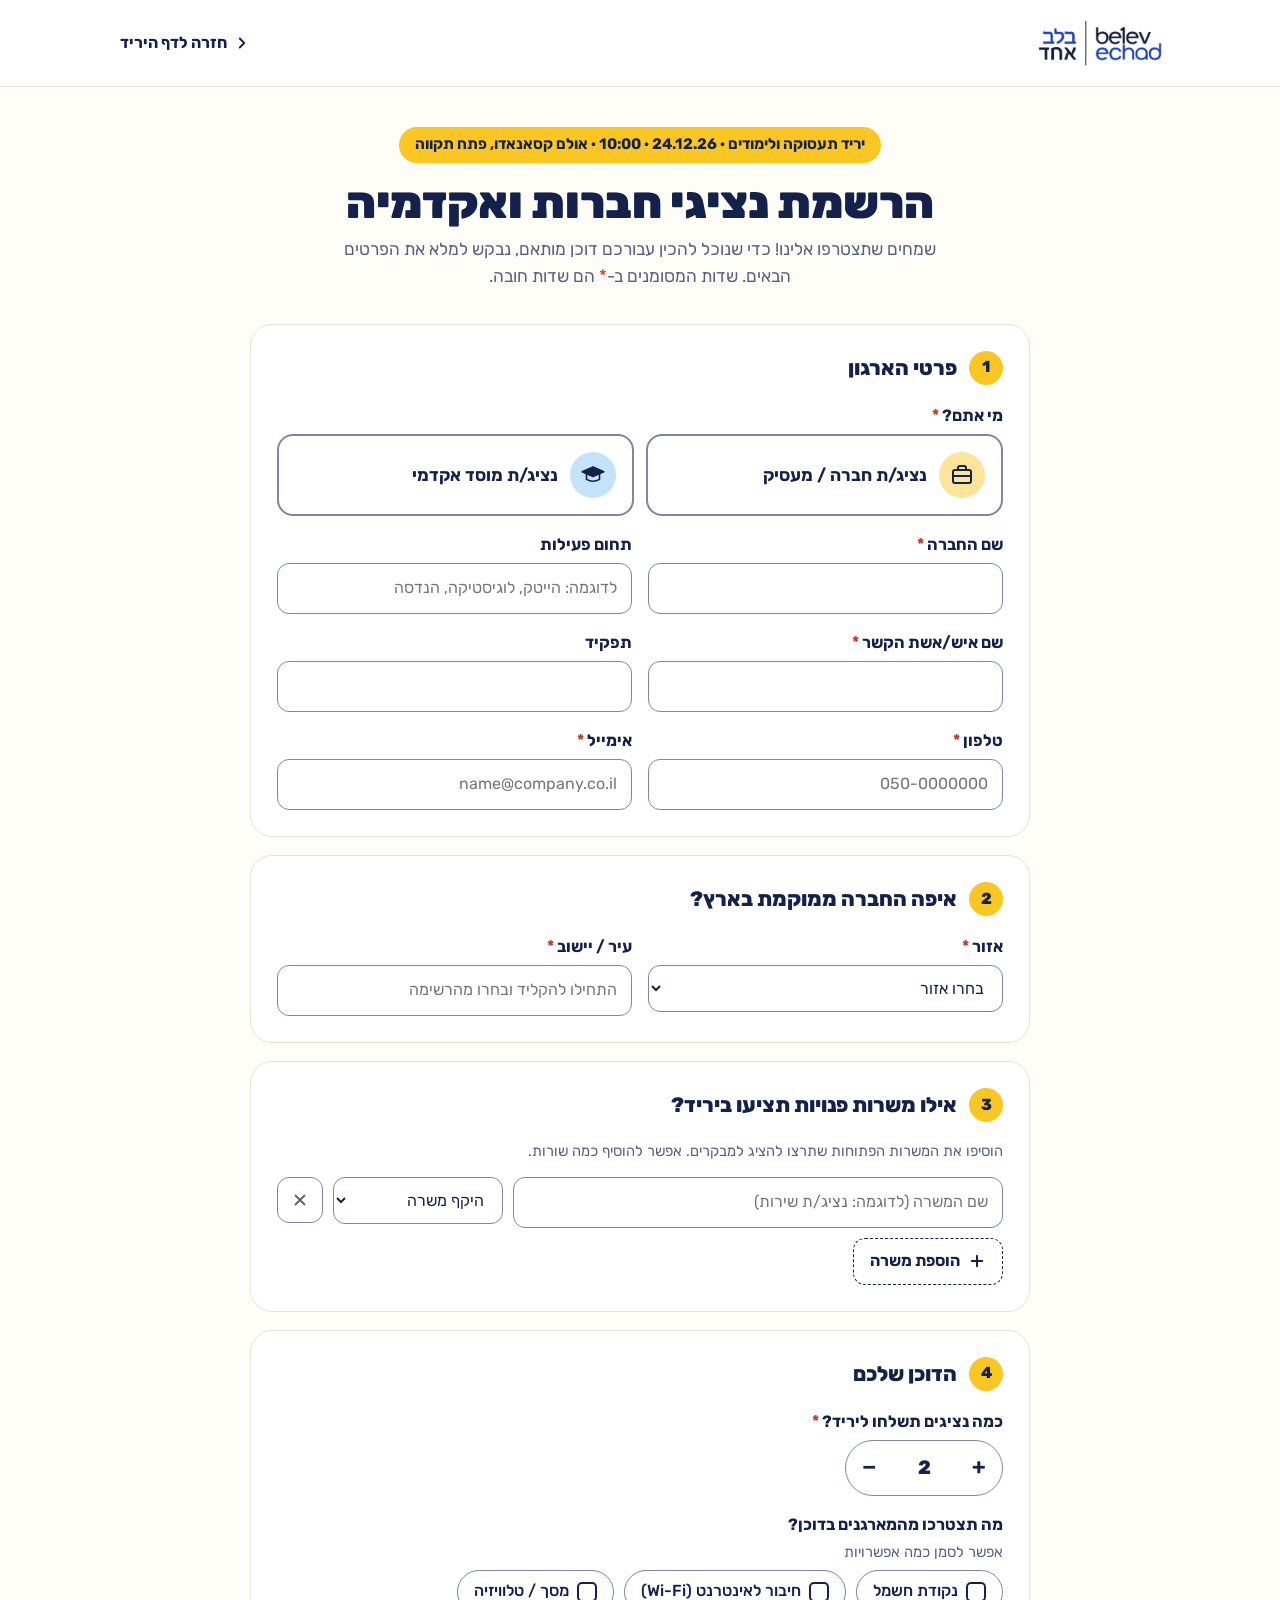
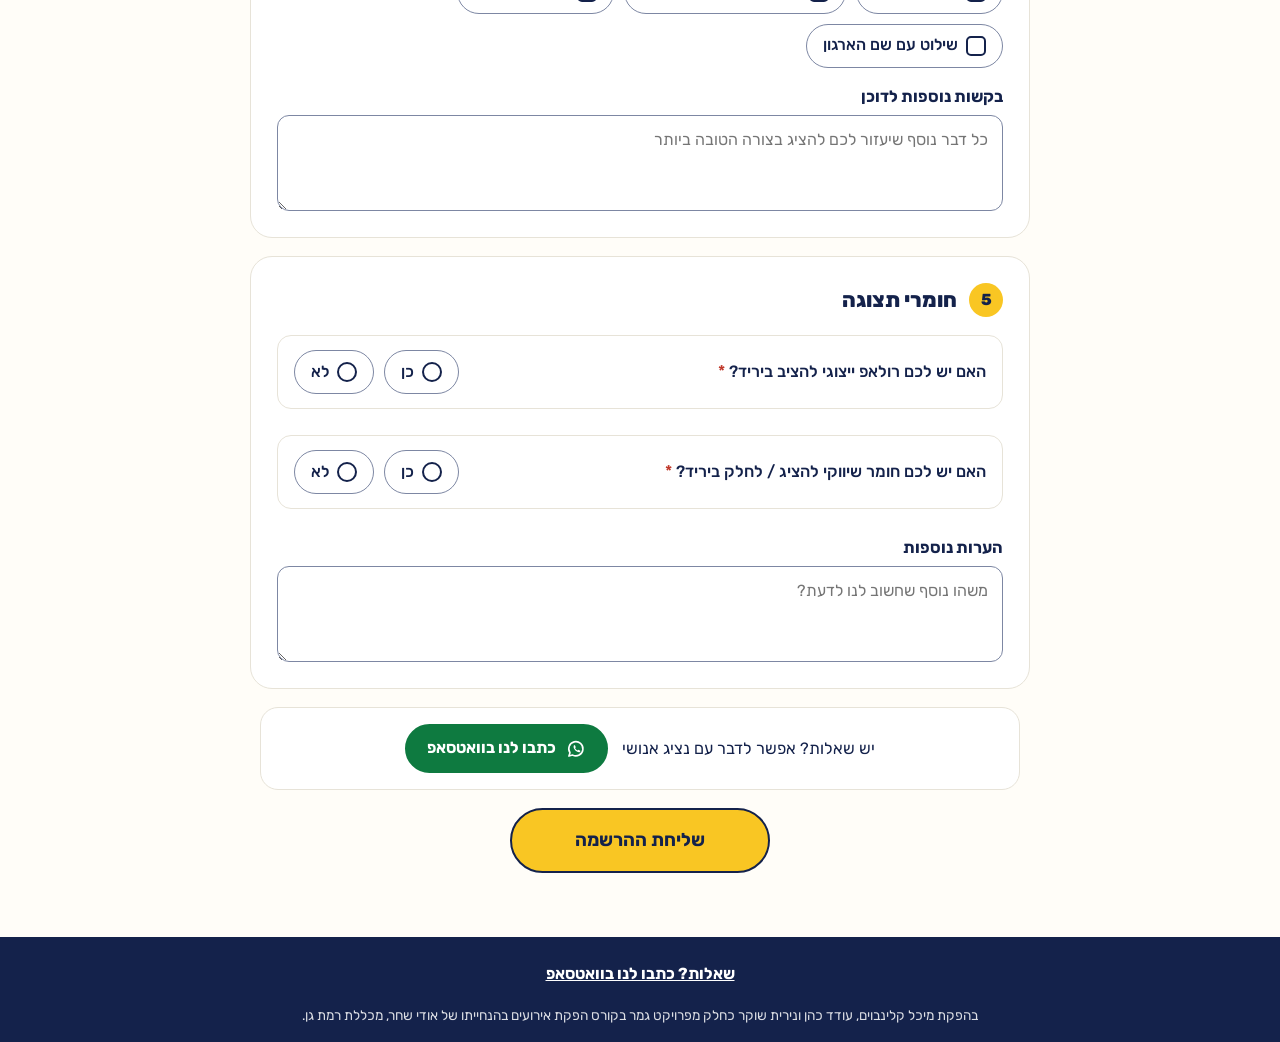
<file: register.html>
<!doctype html>
<html lang="he" dir="rtl">
<head>
  <meta charset="utf-8">
  <meta name="viewport" content="width=device-width, initial-scale=1">
  <title>הרשמת נציגים ליריד | בלב אחד</title>
  <meta name="description" content="טופס הרשמה לנציגי חברות ומוסדות אקדמיים ליריד התעסוקה והלימודים של בלב אחד, 24.12.26.">
  <link rel="preconnect" href="https://fonts.googleapis.com">
  <link rel="preconnect" href="https://fonts.gstatic.com" crossorigin>
  <link href="https://fonts.googleapis.com/css2?family=Rubik:wght@400;500;700;800;900&display=swap" rel="stylesheet">
  <link rel="stylesheet" href="styles.css">
</head>
<body>
  <a class="skip-link" href="#main">דלג לתוכן הראשי</a>

  <header class="topbar">
    <div class="container">
      <a class="logo" href="index.html" aria-label="בלב אחד – חזרה לדף הראשי">
        <img src="assets/logo.png" alt="בלב אחד – belev echad" width="194" height="76">
      </a>
      <a class="back-link" href="index.html">
        <svg width="18" height="18" viewBox="0 0 24 24" fill="none" stroke="currentColor" stroke-width="2.4" stroke-linecap="round" stroke-linejoin="round" aria-hidden="true"><path d="M9 6l6 6-6 6"/></svg>
        חזרה לדף היריד
      </a>
    </div>
  </header>

  <main class="container" id="main" tabindex="-1">
    <div class="page-head">
      <span class="eyebrow">יריד תעסוקה ולימודים · 24.12.26 · 10:00 · אולם קסאנאדו, פתח תקווה</span>
      <h1>הרשמת נציגי חברות ואקדמיה</h1>
      <p>שמחים שתצטרפו אלינו! כדי שנוכל להכין עבורכם דוכן מותאם, נבקש למלא את הפרטים הבאים. שדות המסומנים ב-<span style="color:var(--danger)">*</span> הם שדות חובה.</p>
    </div>

    <div class="form-wrap">
      <form id="reg-form" name="reps-registration" method="POST" data-netlify="true" netlify-honeypot="bot-field" novalidate>
        <!-- Netlify Forms: form name + spam trap + fields that JS fills in -->
        <input type="hidden" name="form-name" value="reps-registration">
        <p hidden><label>Leave empty: <input name="bot-field" tabindex="-1" autocomplete="off"></label></p>

        <!-- 1. Organization -->
        <section class="card">
          <h2 class="card-title"><span class="step">1</span>פרטי הארגון</h2>

          <div class="field" data-label="סוג ארגון">
            <span class="label">מי אתם? <span class="req">*</span></span>
            <div class="type-cards" role="radiogroup" aria-label="סוג הארגון">
              <div class="type-card">
                <input type="radio" id="t-company" name="orgType" value="חברה / מעסיק" required>
                <label for="t-company">
                  <span class="ti bg-butter"><svg width="24" height="24" viewBox="0 0 24 24" fill="none" stroke="#14224b" stroke-width="2" stroke-linejoin="round" aria-hidden="true"><rect x="3" y="7" width="18" height="13" rx="2"/><path d="M8 7V5a2 2 0 0 1 2-2h4a2 2 0 0 1 2 2v2M3 13h18"/></svg></span>
                  נציג/ת חברה / מעסיק
                </label>
              </div>
              <div class="type-card">
                <input type="radio" id="t-academy" name="orgType" value="מוסד אקדמי">
                <label for="t-academy">
                  <span class="ti bg-sky"><svg width="26" height="26" viewBox="0 0 48 48" fill="none" stroke="#14224b" stroke-width="3" stroke-linejoin="round" aria-hidden="true"><path d="M4 18 L24 9 L44 18 L24 27 Z" fill="#14224b"/><path d="M12 22 V32 Q24 39 36 32 V22"/></svg></span>
                  נציג/ת מוסד אקדמי
                </label>
              </div>
            </div>
            <span class="error-msg">נא לבחור את סוג הארגון</span>
          </div>

          <div class="grid-2">
            <div class="field">
              <label class="label" for="orgName"><span id="orgNameLabel">שם החברה</span> <span class="req">*</span></label>
              <input type="text" id="orgName" name="orgName" data-label="שם החברה / המוסד" required autocomplete="organization">
              <span class="error-msg">שדה חובה</span>
            </div>
            <div class="field">
              <label class="label" for="field">תחום פעילות</label>
              <input type="text" id="field" name="field" data-label="תחום פעילות" placeholder="לדוגמה: הייטק, לוגיסטיקה, הנדסה">
            </div>
            <div class="field">
              <label class="label" for="contactName">שם איש/אשת הקשר <span class="req">*</span></label>
              <input type="text" id="contactName" name="contactName" data-label="איש/אשת קשר" required autocomplete="name">
              <span class="error-msg">שדה חובה</span>
            </div>
            <div class="field">
              <label class="label" for="role">תפקיד</label>
              <input type="text" id="role" name="role" data-label="תפקיד" autocomplete="organization-title">
            </div>
            <div class="field">
              <label class="label" for="phone">טלפון <span class="req">*</span></label>
              <input type="tel" id="phone" name="phone" data-label="טלפון" required autocomplete="tel" inputmode="tel" pattern="^\+?[0-9\s\-]{9,15}$" placeholder="050-0000000">
              <span class="error-msg">נא להזין מספר טלפון תקין</span>
            </div>
            <div class="field">
              <label class="label" for="email">אימייל <span class="req">*</span></label>
              <input type="email" id="email" name="email" data-label="אימייל" required autocomplete="email" placeholder="name@company.co.il">
              <span class="error-msg">נא להזין כתובת אימייל תקינה</span>
            </div>
          </div>
        </section>

        <!-- 2. Location -->
        <section class="card">
          <h2 class="card-title"><span class="step">2</span><span id="locationTitle">איפה החברה ממוקמת בארץ?</span></h2>
          <div class="grid-2">
            <div class="field">
              <label class="label" for="region">אזור <span class="req">*</span></label>
              <select id="region" name="region" data-label="אזור" required>
                <option value="">בחרו אזור</option>
                <option>צפון</option>
                <option>חיפה והקריות</option>
                <option>שרון</option>
                <option>מרכז / גוש דן</option>
                <option>שפלה</option>
                <option>ירושלים והסביבה</option>
                <option>יהודה ושומרון</option>
                <option>דרום</option>
                <option>ארצי – מספר סניפים</option>
              </select>
              <span class="error-msg">נא לבחור אזור</span>
            </div>
            <div class="field">
              <label class="label" for="city">עיר / יישוב <span class="req">*</span></label>
              <input type="text" id="city" name="city" data-label="עיר / יישוב" data-cities required autocomplete="address-level2" placeholder="התחילו להקליד ובחרו מהרשימה">
              <span class="error-msg">נא לבחור יישוב מהרשימה</span>
            </div>
          </div>
        </section>

        <!-- 3. Positions / programs -->
        <section class="card">
          <h2 class="card-title"><span class="step">3</span><span id="jobsTitle">אילו משרות פנויות תציעו ביריד?</span></h2>
          <p class="hint" id="jobsHint" style="margin:0 0 14px">הוסיפו את המשרות הפתוחות שתרצו להציג למבקרים. אפשר להוסיף כמה שורות.</p>

          <input type="hidden" name="positions" data-label="משרות / מסלולים">
          <div id="jobs"></div>
          <button type="button" class="add-btn" id="addJob">
            <svg width="18" height="18" viewBox="0 0 24 24" fill="none" stroke="currentColor" stroke-width="2.6" stroke-linecap="round" aria-hidden="true"><path d="M12 5v14M5 12h14"/></svg>
            <span id="addJobText">הוספת משרה</span>
          </button>

        </section>

        <!-- 4. Booth -->
        <section class="card">
          <h2 class="card-title"><span class="step">4</span>הדוכן שלכם</h2>

          <div class="field">
            <label class="label" for="repsCount">כמה נציגים תשלחו ליריד? <span class="req">*</span></label>
            <div>
              <div class="stepper">
                <button type="button" data-step="1" aria-label="הוספת נציג">+</button>
                <input type="number" id="repsCount" name="repsCount" data-label="מספר נציגים" value="2" min="1" max="20" required inputmode="numeric">
                <button type="button" data-step="-1" aria-label="הפחתת נציג">−</button>
              </div>
            </div>
            <span class="error-msg">נא להזין מספר בין 1 ל-20</span>
          </div>

          <div class="field" data-label="צרכים בדוכן">
            <span class="label">מה תצטרכו מהמארגנים בדוכן?</span>
            <span class="hint">אפשר לסמן כמה אפשרויות</span>
            <div class="choices">
              <label class="chip"><input type="checkbox" name="needs" value="נקודת חשמל"><span>נקודת חשמל</span></label>
              <label class="chip"><input type="checkbox" name="needs" value="חיבור לאינטרנט (Wi-Fi)"><span>חיבור לאינטרנט (Wi-Fi)</span></label>
              <label class="chip"><input type="checkbox" name="needs" value="מסך / טלוויזיה"><span>מסך / טלוויזיה</span></label>
              <label class="chip"><input type="checkbox" name="needs" value="שילוט עם שם הארגון"><span>שילוט עם שם הארגון</span></label>
            </div>
          </div>

          <div class="field">
            <label class="label" for="needsOther">בקשות נוספות לדוכן</label>
            <textarea id="needsOther" name="needsOther" data-label="בקשות נוספות לדוכן" placeholder="כל דבר נוסף שיעזור לכם להציג בצורה הטובה ביותר"></textarea>
          </div>
        </section>

        <!-- 5. Display materials -->
        <section class="card">
          <h2 class="card-title"><span class="step">5</span>חומרי תצוגה</h2>

          <div class="field" data-label="רולאפ">
            <div class="yn-row">
              <span class="label">האם יש לכם רולאפ ייצוגי להציב ביריד? <span class="req">*</span></span>
              <div class="choices">
                <label class="chip"><input type="radio" name="rollup" value="כן" required><span>כן</span></label>
                <label class="chip"><input type="radio" name="rollup" value="לא"><span>לא</span></label>
              </div>
            </div>
            <span class="error-msg">נא לבחור תשובה</span>
          </div>

          <div class="field" data-label="חומר שיווקי">
            <div class="yn-row">
              <span class="label">האם יש לכם חומר שיווקי להציג / לחלק ביריד? <span class="req">*</span></span>
              <div class="choices">
                <label class="chip"><input type="radio" name="marketing" value="כן" data-show="marketingDetailsField" required><span>כן</span></label>
                <label class="chip"><input type="radio" name="marketing" value="לא"><span>לא</span></label>
              </div>
            </div>
            <span class="error-msg">נא לבחור תשובה</span>
          </div>

          <div class="field" id="marketingDetailsField" hidden>
            <label class="label" for="marketingDetails">איזה חומר שיווקי?</label>
            <input type="text" id="marketingDetails" name="marketingDetails" data-label="פירוט חומר שיווקי" placeholder="לדוגמה: עלונים, כרטיסי ביקור, מתנות קטנות">
          </div>

          <div class="field">
            <label class="label" for="notes">הערות נוספות</label>
            <textarea id="notes" name="notes" data-label="הערות" placeholder="משהו נוסף שחשוב לנו לדעת?"></textarea>
          </div>
        </section>

        <p class="help-note">
          <span>יש שאלות? אפשר לדבר עם נציג אנושי</span>
          <a class="btn btn-wa" href="https://wa.me/972503478599?text=%D7%94%D7%99%D7%99%2C%20%D7%90%D7%A0%D7%99%20%D7%A4%D7%95%D7%A0%D7%94%20%D7%91%D7%A0%D7%95%D7%92%D7%A2%20%D7%9C%D7%99%D7%A8%D7%99%D7%93%20%D7%94%D7%AA%D7%A2%D7%A1%D7%95%D7%A7%D7%94%20%D7%95%D7%94%D7%9C%D7%99%D7%9E%D7%95%D7%93%D7%99%D7%9D%20%D7%A9%D7%9C%20%D7%91%D7%9C%D7%91%20%D7%90%D7%97%D7%93" target="_blank" rel="noopener"><svg width="20" height="20" viewBox="0 0 24 24" aria-hidden="true" focusable="false"><path d="M3.5 20.5l1.3-4A8.5 8.5 0 1 1 8 19.3z" fill="none" stroke="currentColor" stroke-width="1.9" stroke-linejoin="round"/><path d="M9.2 7.9c.2-.3.4-.4.7-.4h.5c.2 0 .4.1.5.4l.7 1.7c.1.2 0 .5-.1.7l-.6.7c.6 1.2 1.6 2.2 2.8 2.8l.7-.6c.2-.2.5-.2.7-.1l1.7.7c.3.1.4.3.4.5v.5c0 .3-.1.5-.4.7-.7.5-1.8.6-3.3-.1a8.6 8.6 0 0 1-3.9-3.9c-.7-1.5-.6-2.6-.1-3.3z" fill="currentColor"/></svg> כתבו לנו בוואטסאפ<span class="visually-hidden"> (נפתח בחלון חדש)</span></a>
        </p>

        <div class="submit-row">
          <p class="form-error" role="alert"></p>
          <button type="submit" class="btn btn-primary" id="submitBtn">שליחת ההרשמה</button>
        </div>
      </form>

      <!-- Success state -->
      <section class="card success" id="success" hidden>
        <div class="check">
          <svg width="44" height="44" viewBox="0 0 24 24" fill="none" stroke="#14224b" stroke-width="2.8" stroke-linecap="round" stroke-linejoin="round" aria-hidden="true"><path d="M5 12.5l4.5 4.5L19 7.5"/></svg>
        </div>
        <h2>תודה, ההרשמה התקבלה!</h2>
        <p>נחזור אליכם בהקדם לתיאום פרטי הדוכן. נתראה ביריד ב-24.12.26 באולם קסאנאדו, פתח תקווה.</p>
        <a class="btn btn-dark" href="index.html">חזרה לדף היריד</a>
      </section>
    </div>
  </main>

  <footer class="site-footer">
    <div class="footer-links">
      <a href="https://wa.me/972503478599?text=%D7%94%D7%99%D7%99%2C%20%D7%90%D7%A0%D7%99%20%D7%A4%D7%95%D7%A0%D7%94%20%D7%91%D7%A0%D7%95%D7%92%D7%A2%20%D7%9C%D7%99%D7%A8%D7%99%D7%93%20%D7%94%D7%AA%D7%A2%D7%A1%D7%95%D7%A7%D7%94%20%D7%95%D7%94%D7%9C%D7%99%D7%9E%D7%95%D7%93%D7%99%D7%9D%20%D7%A9%D7%9C%20%D7%91%D7%9C%D7%91%20%D7%90%D7%97%D7%93" target="_blank" rel="noopener">שאלות? כתבו לנו בוואטסאפ<span class="visually-hidden"> (נפתח בחלון חדש)</span></a>
    </div>
    <p>בהפקת מיכל קלינבוים, עודד כהן ונירית שוקר כחלק מפרויקט גמר בקורס הפקת אירועים בהנחייתו של אודי שחר, מכללת רמת גן.</p>
  </footer>

  <template id="jobTpl">
    <div class="job-row">
      <input type="text" aria-label="שם המשרה">
      <select aria-label="היקף">
        <option value="">היקף משרה</option>
        <option>משרה מלאה</option>
        <option>משרה חלקית</option>
        <option>משמרות</option>
        <option>משרת אם</option>
        <option>גמיש</option>
      </select>
      <button type="button" class="icon-btn" aria-label="הסרת שורה">
        <svg width="18" height="18" viewBox="0 0 24 24" fill="none" stroke="currentColor" stroke-width="2.4" stroke-linecap="round" aria-hidden="true"><path d="M6 6l12 12M18 6L6 18"/></svg>
      </button>
    </div>
  </template>

  <script src="cities.js"></script>
  <script src="forms.js"></script>
  <script>
    const jobsEl = document.getElementById('jobs');
    const jobTpl = document.getElementById('jobTpl');

    /* ---------- Company vs. academia wording ---------- */
    const TEXT = {
      company: {
        orgName: 'שם החברה', location: 'איפה החברה ממוקמת בארץ?',
        jobsTitle: 'אילו משרות פנויות תציעו ביריד?',
        jobsHint: 'הוסיפו את המשרות הפתוחות שתרצו להציג למבקרים. אפשר להוסיף כמה שורות.',
        add: 'הוספת משרה', placeholder: 'שם המשרה (לדוגמה: נציג/ת שירות)', scope: true
      },
      academy: {
        orgName: 'שם המוסד האקדמי', location: 'איפה המוסד ממוקם בארץ?',
        jobsTitle: 'אילו מסלולי לימוד / משרות תציגו ביריד?',
        jobsHint: 'הוסיפו את תוכניות הלימוד, המכינות או המשרות הפנויות במוסד שתרצו להציג.',
        add: 'הוספת מסלול / משרה', placeholder: 'לדוגמה: תואר ראשון בהנדסת תוכנה', scope: false
      }
    };
    let mode = 'company';

    function applyMode() {
      const t = TEXT[mode];
      document.getElementById('orgNameLabel').textContent = t.orgName;
      document.getElementById('locationTitle').textContent = t.location;
      document.getElementById('jobsTitle').textContent = t.jobsTitle;
      document.getElementById('jobsHint').textContent = t.jobsHint;
      document.getElementById('addJobText').textContent = t.add;
      jobsEl.querySelectorAll('.job-row').forEach(row => {
        row.querySelector('input').placeholder = t.placeholder;
        row.querySelector('select').hidden = !t.scope;
        row.style.gridTemplateColumns = t.scope ? '' : '1fr auto';
      });
    }
    document.querySelectorAll('input[name="orgType"]').forEach(r =>
      r.addEventListener('change', () => { mode = r.id === 't-academy' ? 'academy' : 'company'; applyMode(); })
    );

    /* ---------- Jobs list ---------- */
    function addJob(focus) {
      const row = jobTpl.content.firstElementChild.cloneNode(true);
      row.querySelector('.icon-btn').addEventListener('click', () => {
        if (jobsEl.children.length > 1) row.remove();
        else { row.querySelector('input').value = ''; row.querySelector('select').value = ''; }
      });
      jobsEl.appendChild(row);
      applyMode();
      if (focus) row.querySelector('input').focus();
    }
    document.getElementById('addJob').addEventListener('click', () => addJob(true));
    addJob(false);

    BelevForms.init({
      form: '#reg-form',
      formName: 'reps-registration',
      netlify: true,
      // the job rows are free-form, so join them into the hidden "positions" field before sending
      beforeSubmit(form) {
        form.querySelector('[name="positions"]').value = [...jobsEl.querySelectorAll('.job-row')]
          .map(r => {
            const title = r.querySelector('input').value.trim();
            const scope = mode === 'company' ? r.querySelector('select').value : '';
            return title && (scope ? `${title} (${scope})` : title);
          })
          .filter(Boolean)
          .join(' | ');
      }
    });
  </script>
</body>
</html>
</file>
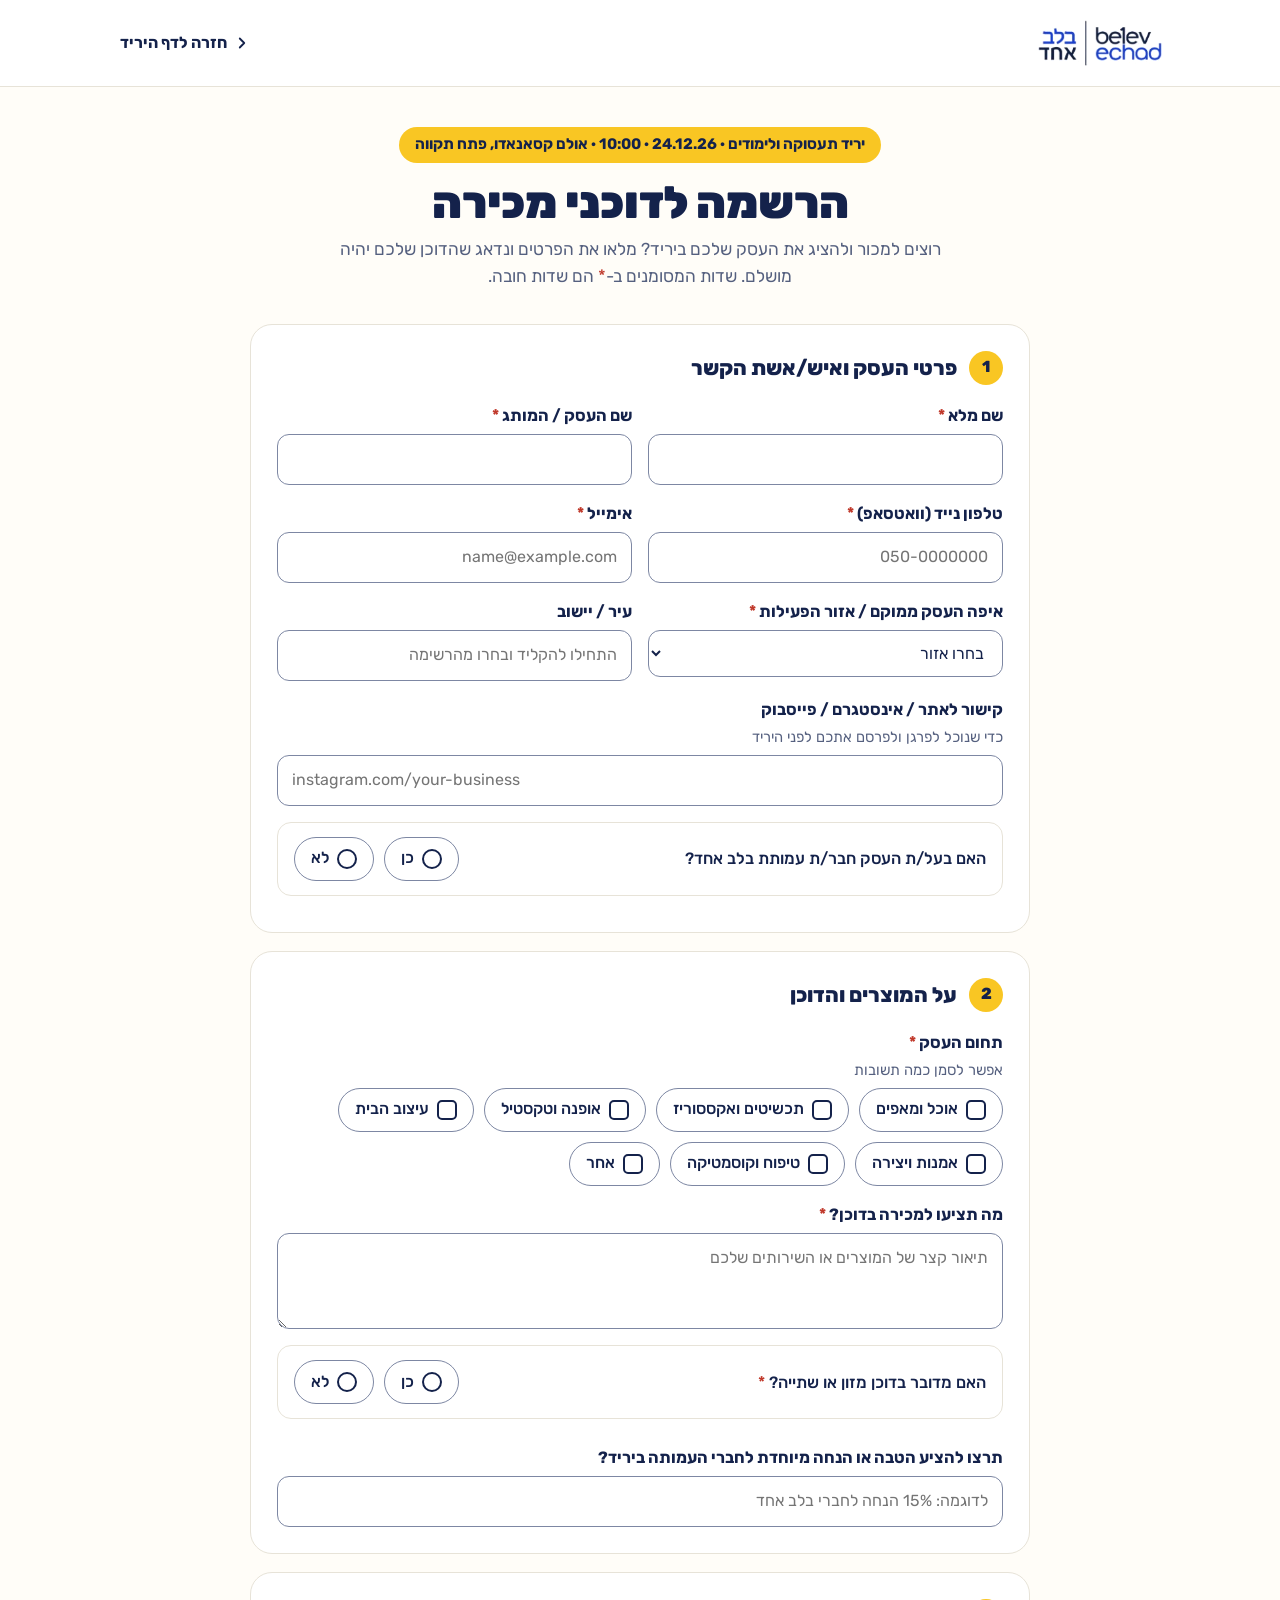
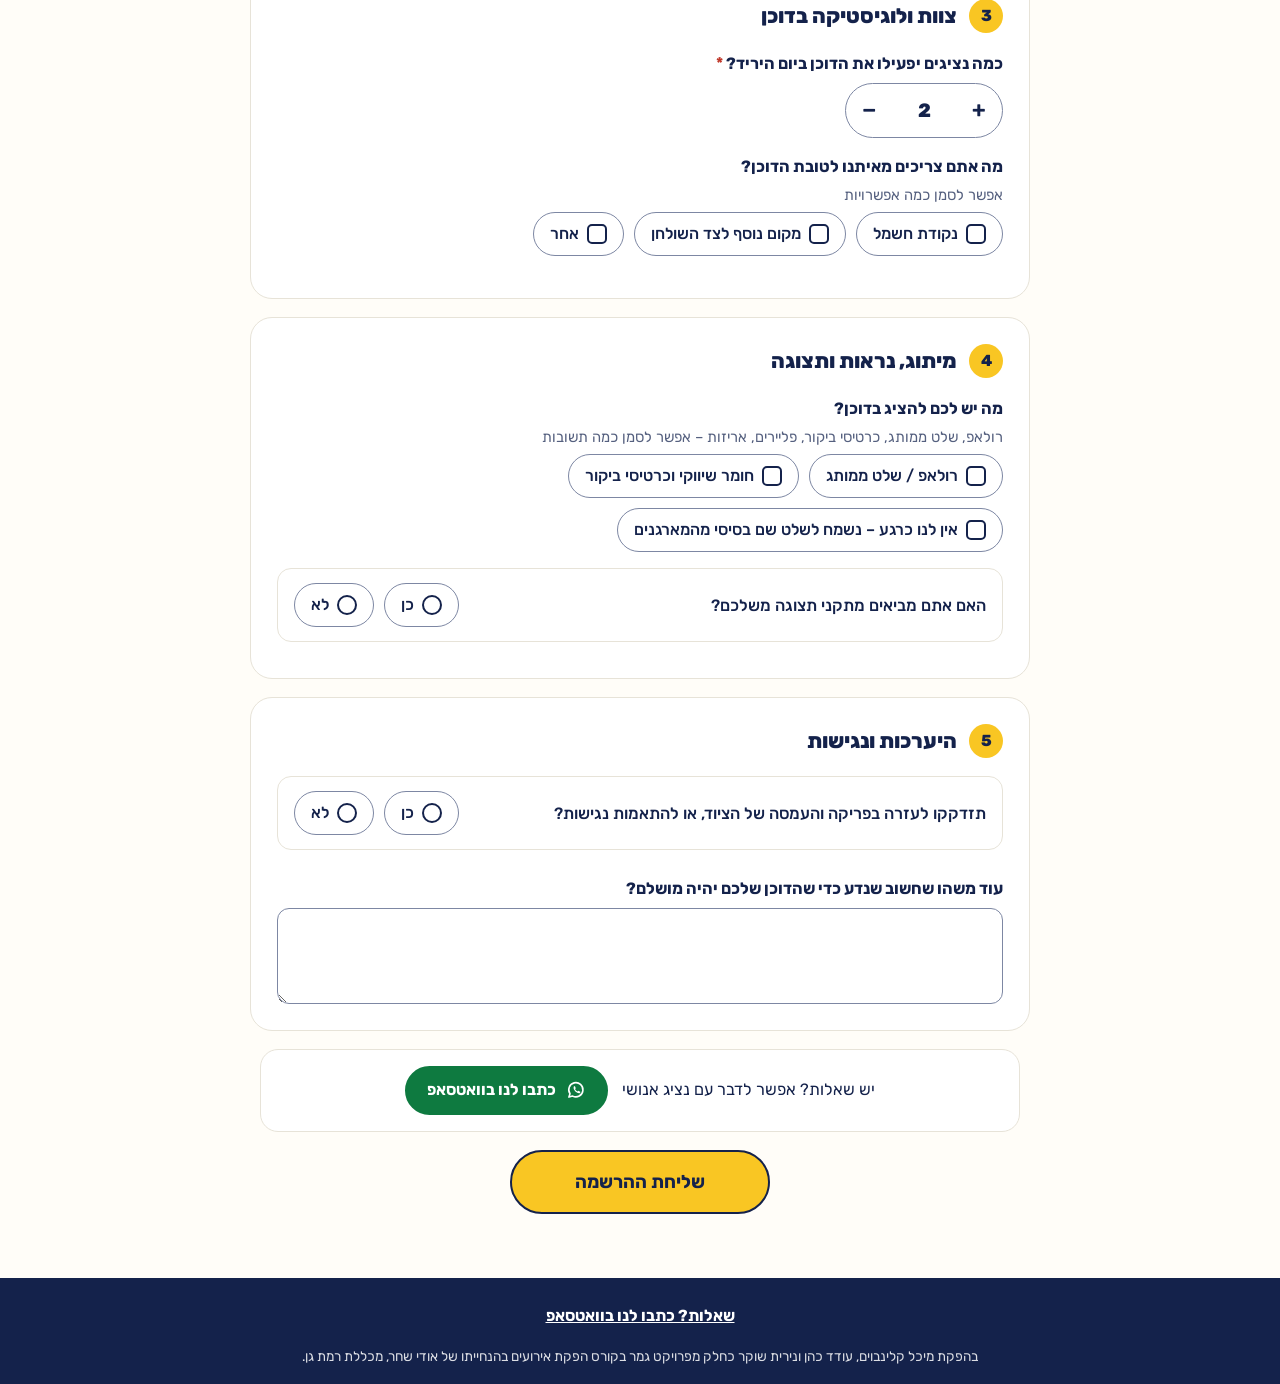
<file: vendors.html>
<!doctype html>
<html lang="he" dir="rtl">
<head>
  <meta charset="utf-8">
  <meta name="viewport" content="width=device-width, initial-scale=1">
  <title>הרשמה לדוכני מכירה | בלב אחד</title>
  <meta name="description" content="הרשמה לדוכן מכירה ביריד התעסוקה והלימודים של עמותת בלב אחד, 24.12.26.">
  <link rel="preconnect" href="https://fonts.googleapis.com">
  <link rel="preconnect" href="https://fonts.gstatic.com" crossorigin>
  <link href="https://fonts.googleapis.com/css2?family=Rubik:wght@400;500;700;800;900&display=swap" rel="stylesheet">
  <link rel="stylesheet" href="styles.css">
</head>
<body>
  <a class="skip-link" href="#main">דלג לתוכן הראשי</a>

  <header class="topbar">
    <div class="container">
      <a class="logo" href="index.html" aria-label="בלב אחד – חזרה לדף הראשי">
        <img src="assets/logo.png" alt="בלב אחד – belev echad" width="194" height="76">
      </a>
      <a class="back-link" href="index.html">
        <svg width="18" height="18" viewBox="0 0 24 24" fill="none" stroke="currentColor" stroke-width="2.4" stroke-linecap="round" stroke-linejoin="round" aria-hidden="true"><path d="M9 6l6 6-6 6"/></svg>
        חזרה לדף היריד
      </a>
    </div>
  </header>

  <main class="container" id="main" tabindex="-1">
    <div class="page-head">
      <span class="eyebrow">יריד תעסוקה ולימודים · 24.12.26 · 10:00 · אולם קסאנאדו, פתח תקווה</span>
      <h1>הרשמה לדוכני מכירה</h1>
      <p>רוצים למכור ולהציג את העסק שלכם ביריד? מלאו את הפרטים ונדאג שהדוכן שלכם יהיה מושלם. שדות המסומנים ב-<span style="color:var(--danger)">*</span> הם שדות חובה.</p>
    </div>

    <div class="form-wrap">
      <form id="vendors-form" name="vendors-registration" method="POST" data-netlify="true" netlify-honeypot="bot-field" novalidate>
        <input type="hidden" name="form-name" value="vendors-registration">
        <p hidden><label>Leave empty: <input name="bot-field" tabindex="-1" autocomplete="off"></label></p>

        <!-- 1. Business & contact -->
        <section class="card">
          <h2 class="card-title"><span class="step">1</span>פרטי העסק ואיש/אשת הקשר</h2>
          <div class="grid-2">
            <div class="field" data-label="שם מלא">
              <label class="label" for="fullName">שם מלא <span class="req">*</span></label>
              <input type="text" id="fullName" name="fullName" required autocomplete="name">
              <span class="error-msg">שדה חובה</span>
            </div>
            <div class="field" data-label="שם העסק / המותג">
              <label class="label" for="businessName">שם העסק / המותג <span class="req">*</span></label>
              <input type="text" id="businessName" name="businessName" required autocomplete="organization">
              <span class="error-msg">שדה חובה</span>
            </div>
            <div class="field" data-label="טלפון נייד (וואטסאפ)">
              <label class="label" for="phone">טלפון נייד (וואטסאפ) <span class="req">*</span></label>
              <input type="tel" id="phone" name="phone" required autocomplete="tel" inputmode="tel" pattern="^\+?[0-9\s\-]{9,15}$" placeholder="050-0000000">
              <span class="error-msg">נא להזין מספר טלפון תקין</span>
            </div>
            <div class="field" data-label="אימייל">
              <label class="label" for="email">אימייל <span class="req">*</span></label>
              <input type="email" id="email" name="email" required autocomplete="email" placeholder="name@example.com">
              <span class="error-msg">נא להזין כתובת אימייל תקינה</span>
            </div>
            <div class="field" data-label="אזור פעילות">
              <label class="label" for="region">איפה העסק ממוקם / אזור הפעילות <span class="req">*</span></label>
              <select id="region" name="region" required>
                <option value="">בחרו אזור</option>
                <option>צפון</option>
                <option>חיפה והקריות</option>
                <option>שרון</option>
                <option>מרכז / גוש דן</option>
                <option>שפלה</option>
                <option>ירושלים והסביבה</option>
                <option>יהודה ושומרון</option>
                <option>דרום</option>
                <option>ארצי / אונליין</option>
              </select>
              <span class="error-msg">נא לבחור אזור</span>
            </div>
            <div class="field" data-label="עיר / יישוב">
              <label class="label" for="city">עיר / יישוב</label>
              <input type="text" id="city" name="city" data-cities autocomplete="address-level2" placeholder="התחילו להקליד ובחרו מהרשימה">
              <span class="error-msg">נא לבחור יישוב מהרשימה</span>
            </div>
          </div>

          <div class="field" data-label="קישור לאתר / רשתות">
            <label class="label" for="link">קישור לאתר / אינסטגרם / פייסבוק</label>
            <span class="hint">כדי שנוכל לפרגן ולפרסם אתכם לפני היריד</span>
            <input type="text" id="link" name="link" inputmode="url" dir="ltr" placeholder="instagram.com/your-business">
          </div>

          <div class="field" data-label="בעל/ת העסק חבר/ת עמותה">
            <div class="yn-row">
              <span class="label">האם בעל/ת העסק חבר/ת עמותת בלב אחד?</span>
              <div class="choices">
                <label class="chip"><input type="radio" name="isMember" value="כן"><span>כן</span></label>
                <label class="chip"><input type="radio" name="isMember" value="לא"><span>לא</span></label>
              </div>
            </div>
          </div>
        </section>

        <!-- 2. Products -->
        <section class="card">
          <h2 class="card-title"><span class="step">2</span>על המוצרים והדוכן</h2>

          <div class="field" data-label="תחום העסק" data-required-group>
            <span class="label">תחום העסק <span class="req">*</span></span>
            <span class="hint">אפשר לסמן כמה תשובות</span>
            <div class="choices">
              <label class="chip"><input type="checkbox" name="category" value="אוכל ומאפים"><span>אוכל ומאפים</span></label>
              <label class="chip"><input type="checkbox" name="category" value="תכשיטים ואקססוריז"><span>תכשיטים ואקססוריז</span></label>
              <label class="chip"><input type="checkbox" name="category" value="אופנה וטקסטיל"><span>אופנה וטקסטיל</span></label>
              <label class="chip"><input type="checkbox" name="category" value="עיצוב הבית"><span>עיצוב הבית</span></label>
              <label class="chip"><input type="checkbox" name="category" value="אמנות ויצירה"><span>אמנות ויצירה</span></label>
              <label class="chip"><input type="checkbox" name="category" value="טיפוח וקוסמטיקה"><span>טיפוח וקוסמטיקה</span></label>
              <label class="chip"><input type="checkbox" name="category" value="אחר" data-show="categoryOther"><span>אחר</span></label>
            </div>
            <input type="text" id="categoryOther" name="categoryOther" class="other-input" data-label="תחום העסק – אחר" placeholder="איזה תחום?" aria-label="תחום העסק – אחר" hidden>
            <span class="error-msg">נא לבחור לפחות תחום אחד</span>
          </div>

          <div class="field" data-label="מה יימכר בדוכן">
            <label class="label" for="products">מה תציעו למכירה בדוכן? <span class="req">*</span></label>
            <textarea id="products" name="products" required placeholder="תיאור קצר של המוצרים או השירותים שלכם"></textarea>
            <span class="error-msg">שדה חובה</span>
          </div>

          <div class="field" data-label="דוכן מזון / שתייה">
            <div class="yn-row">
              <span class="label">האם מדובר בדוכן מזון או שתייה? <span class="req">*</span></span>
              <div class="choices">
                <label class="chip"><input type="radio" name="isFood" value="כן" data-show="foodDetails" required><span>כן</span></label>
                <label class="chip"><input type="radio" name="isFood" value="לא"><span>לא</span></label>
              </div>
            </div>
            <span class="error-msg">נא לבחור תשובה</span>
          </div>

          <div class="sub-fields" id="foodDetails" hidden>
            <div class="field" data-label="תעודת כשרות">
              <span class="label">האם יש תעודת כשרות? <span class="req">*</span></span>
              <div class="choices">
                <label class="chip"><input type="radio" name="kosher" value="כן" required><span>כן</span></label>
                <label class="chip"><input type="radio" name="kosher" value="לא"><span>לא</span></label>
                <label class="chip"><input type="radio" name="kosher" value="בתהליך"><span>בתהליך</span></label>
              </div>
              <span class="error-msg">נא לבחור תשובה</span>
            </div>
            <div class="field" data-label="קירור / חימום">
              <span class="label">האם נדרש קירור או חימום?</span>
              <div class="choices">
                <label class="chip"><input type="checkbox" name="foodTemp" value="קירור"><span>קירור</span></label>
                <label class="chip"><input type="checkbox" name="foodTemp" value="חימום"><span>חימום</span></label>
                <label class="chip"><input type="checkbox" name="foodTemp" value="לא נדרש"><span>לא נדרש</span></label>
              </div>
            </div>
          </div>

          <div class="field" data-label="הטבה לחברי העמותה">
            <label class="label" for="memberOffer">תרצו להציע הטבה או הנחה מיוחדת לחברי העמותה ביריד?</label>
            <input type="text" id="memberOffer" name="memberOffer" placeholder="לדוגמה: 15% הנחה לחברי בלב אחד">
          </div>
        </section>

        <!-- 3. Team & logistics -->
        <section class="card">
          <h2 class="card-title"><span class="step">3</span>צוות ולוגיסטיקה בדוכן</h2>

          <div class="field" data-label="מספר נציגים בדוכן">
            <label class="label" for="staffCount">כמה נציגים יפעילו את הדוכן ביום היריד? <span class="req">*</span></label>
            <div>
              <div class="stepper">
                <button type="button" data-step="1" aria-label="הוספת נציג">+</button>
                <input type="number" id="staffCount" name="staffCount" value="2" min="1" max="20" required inputmode="numeric">
                <button type="button" data-step="-1" aria-label="הפחתת נציג">−</button>
              </div>
            </div>
            <span class="error-msg">נא להזין מספר בין 1 ל-20</span>
          </div>

          <div class="field" data-label="צרכים מהמארגנים">
            <span class="label">מה אתם צריכים מאיתנו לטובת הדוכן?</span>
            <span class="hint">אפשר לסמן כמה אפשרויות</span>
            <div class="choices">
              <label class="chip"><input type="checkbox" name="needs" value="נקודת חשמל" data-show="powerField"><span>נקודת חשמל</span></label>
              <label class="chip"><input type="checkbox" name="needs" value="מקום נוסף לצד השולחן" data-show="spaceField"><span>מקום נוסף לצד השולחן</span></label>
              <label class="chip"><input type="checkbox" name="needs" value="אחר" data-show="needsOther"><span>אחר</span></label>
            </div>
          </div>

          <div class="sub-fields">
            <div class="field" id="powerField" data-label="ציוד שדורש חשמל" hidden>
              <label class="label" for="powerFor">לאיזה ציוד נדרש חשמל?</label>
              <input type="text" id="powerFor" name="powerFor" placeholder="לדוגמה: קופה, תאורה, מכונת קפה">
            </div>
            <div class="field" id="spaceField" data-label="מקום נוסף – למה" hidden>
              <label class="label" for="extraSpace">למה נדרש המקום הנוסף?</label>
              <input type="text" id="extraSpace" name="extraSpace" placeholder="לדוגמה: מתלה בגדים, סטנד רצפתי">
            </div>
            <div class="field" id="needsOther" data-label="צרכים – אחר" hidden>
              <label class="label" for="needsOtherText">מה עוד תצטרכו?</label>
              <input type="text" id="needsOtherText" name="needsOtherText">
            </div>
          </div>
        </section>

        <!-- 4. Branding & display -->
        <section class="card">
          <h2 class="card-title"><span class="step">4</span>מיתוג, נראות ותצוגה</h2>

          <div class="field" data-label="מיתוג וחומרי שיווק">
            <span class="label">מה יש לכם להציג בדוכן?</span>
            <span class="hint">רולאפ, שלט ממותג, כרטיסי ביקור, פליירים, אריזות – אפשר לסמן כמה תשובות</span>
            <div class="choices">
              <label class="chip"><input type="checkbox" name="branding" value="רולאפ / שלט ממותג"><span>רולאפ / שלט ממותג</span></label>
              <label class="chip"><input type="checkbox" name="branding" value="חומר שיווקי וכרטיסי ביקור"><span>חומר שיווקי וכרטיסי ביקור</span></label>
              <label class="chip"><input type="checkbox" name="branding" value="אין כרגע – נשמח לשלט שם בסיסי מהמארגנים"><span>אין לנו כרגע – נשמח לשלט שם בסיסי מהמארגנים</span></label>
            </div>
          </div>

          <div class="field" data-label="מתקני תצוגה משלכם">
            <div class="yn-row">
              <span class="label">האם אתם מביאים מתקני תצוגה משלכם?</span>
              <div class="choices">
                <label class="chip"><input type="radio" name="ownDisplay" value="כן" data-show="ownDisplayDetails"><span>כן</span></label>
                <label class="chip"><input type="radio" name="ownDisplay" value="לא"><span>לא</span></label>
              </div>
            </div>
            <input type="text" id="ownDisplayDetails" name="ownDisplayDetails" class="other-input" data-label="פירוט מתקני תצוגה" placeholder="למשל: מדפים, מתלים, מפה ממותגת" aria-label="פירוט מתקני התצוגה" hidden>
          </div>
        </section>

        <!-- 5. Preparation & accessibility -->
        <section class="card">
          <h2 class="card-title"><span class="step">5</span>היערכות ונגישות</h2>

          <div class="field" data-label="עזרה בפריקה / נגישות">
            <div class="yn-row">
              <span class="label">תזדקקו לעזרה בפריקה והעמסה של הציוד, או להתאמות נגישות?</span>
              <div class="choices">
                <label class="chip"><input type="radio" name="needHelp" value="כן" data-show="helpDetails"><span>כן</span></label>
                <label class="chip"><input type="radio" name="needHelp" value="לא"><span>לא</span></label>
              </div>
            </div>
            <input type="text" id="helpDetails" name="helpDetails" class="other-input" data-label="פירוט עזרה / נגישות" placeholder="נשמח שתפרטו כדי שנדאג לכם" aria-label="פירוט עזרה או נגישות" hidden>
          </div>

          <div class="field" data-label="עוד משהו">
            <label class="label" for="notes">עוד משהו שחשוב שנדע כדי שהדוכן שלכם יהיה מושלם?</label>
            <textarea id="notes" name="notes"></textarea>
          </div>
        </section>

        <p class="help-note">
          <span>יש שאלות? אפשר לדבר עם נציג אנושי</span>
          <a class="btn btn-wa" href="https://wa.me/972503478599?text=%D7%94%D7%99%D7%99%2C%20%D7%90%D7%A0%D7%99%20%D7%A4%D7%95%D7%A0%D7%94%20%D7%91%D7%A0%D7%95%D7%92%D7%A2%20%D7%9C%D7%99%D7%A8%D7%99%D7%93%20%D7%94%D7%AA%D7%A2%D7%A1%D7%95%D7%A7%D7%94%20%D7%95%D7%94%D7%9C%D7%99%D7%9E%D7%95%D7%93%D7%99%D7%9D%20%D7%A9%D7%9C%20%D7%91%D7%9C%D7%91%20%D7%90%D7%97%D7%93" target="_blank" rel="noopener"><svg width="20" height="20" viewBox="0 0 24 24" aria-hidden="true" focusable="false"><path d="M3.5 20.5l1.3-4A8.5 8.5 0 1 1 8 19.3z" fill="none" stroke="currentColor" stroke-width="1.9" stroke-linejoin="round"/><path d="M9.2 7.9c.2-.3.4-.4.7-.4h.5c.2 0 .4.1.5.4l.7 1.7c.1.2 0 .5-.1.7l-.6.7c.6 1.2 1.6 2.2 2.8 2.8l.7-.6c.2-.2.5-.2.7-.1l1.7.7c.3.1.4.3.4.5v.5c0 .3-.1.5-.4.7-.7.5-1.8.6-3.3-.1a8.6 8.6 0 0 1-3.9-3.9c-.7-1.5-.6-2.6-.1-3.3z" fill="currentColor"/></svg> כתבו לנו בוואטסאפ<span class="visually-hidden"> (נפתח בחלון חדש)</span></a>
        </p>

        <div class="submit-row">
          <p class="form-error" role="alert"></p>
          <button type="submit" class="btn btn-primary">שליחת ההרשמה</button>
        </div>
      </form>

      <section class="card success" id="success" hidden>
        <div class="check">
          <svg width="44" height="44" viewBox="0 0 24 24" fill="none" stroke="#14224b" stroke-width="2.8" stroke-linecap="round" stroke-linejoin="round" aria-hidden="true"><path d="M5 12.5l4.5 4.5L19 7.5"/></svg>
        </div>
        <h2>תודה, ההרשמה התקבלה!</h2>
        <p>נחזור אליכם בהקדם לתיאום פרטי הדוכן. נתראה ביריד ב-24.12.26 באולם קסאנאדו, פתח תקווה.</p>
        <a class="btn btn-dark" href="index.html">חזרה לדף היריד</a>
      </section>
    </div>
  </main>

  <footer class="site-footer">
    <div class="footer-links">
      <a href="https://wa.me/972503478599?text=%D7%94%D7%99%D7%99%2C%20%D7%90%D7%A0%D7%99%20%D7%A4%D7%95%D7%A0%D7%94%20%D7%91%D7%A0%D7%95%D7%92%D7%A2%20%D7%9C%D7%99%D7%A8%D7%99%D7%93%20%D7%94%D7%AA%D7%A2%D7%A1%D7%95%D7%A7%D7%94%20%D7%95%D7%94%D7%9C%D7%99%D7%9E%D7%95%D7%93%D7%99%D7%9D%20%D7%A9%D7%9C%20%D7%91%D7%9C%D7%91%20%D7%90%D7%97%D7%93" target="_blank" rel="noopener">שאלות? כתבו לנו בוואטסאפ<span class="visually-hidden"> (נפתח בחלון חדש)</span></a>
    </div>
    <p>בהפקת מיכל קלינבוים, עודד כהן ונירית שוקר כחלק מפרויקט גמר בקורס הפקת אירועים בהנחייתו של אודי שחר, מכללת רמת גן.</p>
  </footer>

  <script src="cities.js"></script>
  <script src="forms.js"></script>
  <script>
    BelevForms.init({ form: '#vendors-form', formName: 'vendors-registration', netlify: true });
  </script>
</body>
</html>
</file>
<file: styles.css>
:root {
  --navy: #14224b;
  --navy-2: #22346b;
  --yellow: #f9c623;
  --yellow-soft: #fde49b;
  --blue: #2f8fe6;
  --sky: #c5e2fb;
  --mint: #c9f2e3;
  --lilac: #e4d6fb;
  --bg: #fffdf8;
  --card: #ffffff;
  --line: #e7e3d8;
  --muted: #55607f;
  --danger: #c0392b;
  --radius: 18px;
  --shadow: 0 10px 30px -12px rgba(20, 34, 75, 0.25);
  /* accessibility: ≥3:1 for field borders, ≥4.5:1 for text (WCAG 2.0 AA / ת"י 5568) */
  --field-border: #7d87a3;
  --focus: #0b57d0;
  --wa-text: #0e7a40;
}

* { box-sizing: border-box; }
[hidden] { display: none !important; }

/* Keyboard focus: one thick, high-contrast ring everywhere */
:focus-visible { outline: 3px solid var(--focus); outline-offset: 3px; }
.site-footer :focus-visible, .countdown-wrap :focus-visible { outline-color: var(--yellow); }

/* "Skip to main content" – only appears when reached with the keyboard */
.skip-link {
  position: absolute;
  top: 8px;
  right: 8px;
  z-index: 100;
  padding: 12px 20px;
  border-radius: 12px;
  background: var(--navy);
  color: #fff;
  font-weight: 700;
  text-decoration: none;
  transform: translateY(-150%);
}
.skip-link:focus { transform: none; }
main:focus { outline: none; }

html { scroll-behavior: smooth; }

body {
  margin: 0;
  font-family: "Rubik", "Assistant", system-ui, sans-serif;
  color: var(--navy);
  background: var(--bg);
  line-height: 1.55;
  -webkit-font-smoothing: antialiased;
  -webkit-text-size-adjust: 100%;
  text-size-adjust: 100%;
}

a { color: inherit; }

.container {
  width: 100%;
  max-width: 1080px;
  margin: 0 auto;
  padding: 0 16px;
}

/* ---------- Logo ---------- */
.logo { display: inline-flex; align-items: center; }
.logo img { display: block; height: 50px; width: auto; }
@media (max-width: 600px) { .logo img { height: 44px; } }

/* ---------- Top info bar ---------- */
.topbar {
  padding: 18px 0;
  border-bottom: 1px solid var(--line);
  background: #fff;
}
.topbar .container {
  display: flex;
  align-items: center;
  justify-content: space-between;
  gap: 16px;
  flex-wrap: wrap;
}
.social { display: flex; align-items: center; gap: 10px; }
.social-link {
  display: inline-flex;
  align-items: center;
  gap: 8px;
  padding: 9px 16px;
  border: 1.5px solid var(--line);
  border-radius: 999px;
  background: #fff;
  color: var(--navy);
  font-weight: 700;
  font-size: 0.95rem;
  text-decoration: none;
  transition: border-color 0.15s ease, background 0.15s ease, transform 0.15s ease;
}
.social-link svg { flex: none; }
.social-link:hover { border-color: var(--navy); background: var(--yellow-soft); transform: translateY(-1px); }
.social-link:focus-visible { outline: 3px solid var(--focus); outline-offset: 2px; }

/* ---------- Hero ---------- */
.hero {
  position: relative;
  padding: 48px 0 24px;
  overflow: hidden;
}
.hero-grid {
  display: grid;
  grid-template-columns: 1.25fr 0.75fr;
  align-items: center;
  gap: 24px;
}
.hero h1 {
  margin: 0;
  font-size: clamp(1.9rem, 4.6vw, 3.2rem);
  font-weight: 900;
  line-height: 1.12;
  letter-spacing: -0.5px;
}
.big-date {
  margin: 14px 0 0;
  font-size: clamp(3.4rem, 12vw, 7.5rem);
  font-weight: 900;
  line-height: 1;
  direction: ltr;
  text-align: right;
  letter-spacing: -2px;
}
.underline {
  display: block;
  width: min(100%, 520px);
  height: 18px;
  margin: 6px 0 22px auto;
}
.hero .tagline {
  margin: 10px 0 0;
  font-size: clamp(1.15rem, 2.6vw, 1.6rem);
  font-weight: 400;
}
.save-date {
  margin: 0;
  font-size: clamp(1.6rem, 4vw, 2.6rem);
  font-weight: 900;
  line-height: 1.15;
}
.megaphone { width: 100%; max-width: 360px; justify-self: center; }

/* ---------- Countdown ---------- */
.countdown-wrap {
  margin: 36px 0 0;
  padding: 26px 20px;
  background: var(--navy);
  color: #fff;
  border-radius: 24px;
  box-shadow: var(--shadow);
  text-align: center;
  position: relative;
  overflow: hidden;
}
.countdown-wrap::before {
  content: "";
  position: absolute;
  inset: auto -40px -60px auto;
  width: 200px;
  height: 200px;
  border-radius: 50%;
  background: var(--yellow);
  opacity: 0.07;
}
.countdown-title {
  margin: 0 0 16px;
  font-size: 1.15rem;
  font-weight: 500;
  color: var(--yellow-soft);
}
.countdown {
  display: flex;
  justify-content: center;
  direction: ltr; /* days on the left, seconds on the right (DOM order stays days → seconds) */
  gap: clamp(8px, 2.5vw, 22px);
}
.cd-unit {
  flex: 1 1 0;
  min-width: 0;
  max-width: 120px;
  padding: 14px 6px 10px;
  border-radius: 16px;
  background: rgba(255, 255, 255, 0.08);
  border: 1px solid rgba(255, 255, 255, 0.14);
}
.cd-num {
  display: block;
  font-size: clamp(1.9rem, 7vw, 3.4rem);
  font-weight: 800;
  line-height: 1;
  font-variant-numeric: tabular-nums;
  color: var(--yellow);
}
.cd-label { display: block; margin-top: 6px; font-size: 0.95rem; opacity: 0.9; }
.countdown-done { font-size: 1.6rem; font-weight: 800; color: var(--yellow); margin: 0; }
.cd-details {
  position: relative;
  display: flex;
  flex-wrap: wrap;
  justify-content: center;
  gap: 10px 32px;
  margin-top: 22px;
  padding-top: 18px;
  border-top: 1px solid rgba(255, 255, 255, 0.14);
}
.cd-detail {
  display: inline-flex;
  align-items: center;
  gap: 8px;
  font-size: 1.1rem;
  font-weight: 700;
}
.cd-detail svg { flex: none; }

/* ---------- Buttons ---------- */
.cta-row {
  display: flex;
  flex-wrap: wrap;
  justify-content: center;
  gap: 12px;
  margin-top: 28px;
}
.btn {
  display: inline-flex;
  align-items: center;
  justify-content: center;
  gap: 10px;
  padding: 14px 26px;
  border-radius: 999px;
  border: 2px solid var(--navy);
  font: inherit;
  font-weight: 700;
  font-size: 1.05rem;
  text-decoration: none;
  cursor: pointer;
  transition: transform 0.15s ease, box-shadow 0.15s ease, background 0.15s ease;
}
.btn:hover { transform: translateY(-2px); box-shadow: var(--shadow); }
.btn:focus-visible { outline: 3px solid var(--focus); outline-offset: 3px; }
.btn-primary { background: var(--yellow); color: var(--navy); }
.btn-ghost { background: #fff; color: var(--navy); }
.btn-dark { background: var(--navy); color: #fff; }
.btn[disabled] { opacity: 0.6; cursor: wait; transform: none; }

/* ---------- Features ---------- */
.section { padding: 56px 0; }
.section-title {
  margin: 0 0 28px;
  text-align: center;
  font-size: clamp(1.6rem, 3.6vw, 2.2rem);
  font-weight: 900;
}
.features {
  display: grid;
  grid-template-columns: repeat(4, 1fr);
  gap: 18px;
}
.feature {
  text-align: center;
  padding: 26px 14px;
  background: var(--card);
  border: 1px solid var(--line);
  border-radius: var(--radius);
}
.feature .icon {
  width: 110px;
  height: 110px;
  margin: 0 auto 16px;
  border-radius: 50%;
  display: grid;
  place-items: center;
}
.feature h3 { margin: 0 auto; max-width: 11em; font-size: 1.25rem; font-weight: 700; line-height: 1.3; text-wrap: balance; }
.bg-butter { background: var(--yellow-soft); }
.bg-sky { background: var(--sky); }
.bg-lilac { background: var(--lilac); }
.bg-mint { background: var(--mint); }

/* ---------- Registration cards ---------- */
.section-sub { margin: -16px 0 28px; text-align: center; color: var(--muted); font-size: 1.1rem; }
.reg-cards {
  display: grid;
  grid-template-columns: 1.15fr 1fr 1fr;
  gap: 18px;
  align-items: stretch;
}
.reg-card {
  position: relative;
  display: flex;
  flex-direction: column;
  align-items: flex-start;
  gap: 10px;
  padding: 26px 24px;
  background: var(--card);
  border: 1.5px solid var(--line);
  border-radius: 22px;
  color: var(--navy);
  text-decoration: none;
  transition: transform 0.15s ease, box-shadow 0.15s ease, border-color 0.15s ease;
}
.reg-card:hover { transform: translateY(-3px); box-shadow: var(--shadow); border-color: var(--navy); }
.reg-card:focus-visible { outline: 3px solid var(--focus); outline-offset: 3px; }
.reg-card.featured { background: var(--yellow); border-color: var(--yellow); box-shadow: var(--shadow); }
.reg-card h3 { margin: 4px 0 0; font-size: 1.35rem; font-weight: 800; line-height: 1.25; }
.reg-card p { margin: 0; font-size: 1.02rem; flex: 1; }
.reg-card .btn { margin-top: 8px; padding: 11px 20px; font-size: 1rem; }
.reg-card .btn:hover { transform: none; box-shadow: none; }
.reg-icon { width: 64px; height: 64px; border-radius: 50%; display: grid; place-items: center; }
.reg-card.featured .reg-icon { background: #fff; }
.reg-badge {
  position: absolute;
  top: 18px;
  left: 18px;
  padding: 4px 12px;
  border-radius: 999px;
  background: var(--navy);
  color: #fff;
  font-size: 0.85rem;
  font-weight: 700;
}

/* ---------- Form extras ---------- */
.other-input { max-width: 380px; margin-top: 4px; }
.sub-fields > .field {
  margin-top: -4px;
  padding-inline-start: 14px;
  border-inline-start: 3px solid var(--yellow-soft);
}
.section-note { margin: 34px 0 16px; text-align: center; }
.section-note h2 { margin: 0 0 4px; font-size: clamp(1.4rem, 3.4vw, 1.8rem); font-weight: 900; }
.section-note p { margin: 0; color: var(--muted); font-size: 1.05rem; }
.privacy-note { margin: 6px 0 16px; text-align: center; color: var(--muted); font-size: 0.95rem; }
/* ---------- Footer ---------- */
.closing { text-align: center; padding: 30px 0 0; }
.closing h2 { margin: 0; font-size: clamp(1.5rem, 3.6vw, 2.1rem); font-weight: 900; }
.closing p { margin: 6px 0 0; font-size: 1.25rem; }
.wave { display: block; width: 100%; height: auto; margin-top: 36px; }

.site-footer {
  padding: 16px;
  background: var(--navy);
  color: rgba(255, 255, 255, 0.85);
  text-align: center;
}
.site-footer p { margin: 0 auto; max-width: 760px; font-size: 0.85rem; line-height: 1.6; text-wrap: balance; }

/* ---------- Register page ---------- */
.page-head { padding: 40px 0 10px; text-align: center; }
.page-head .eyebrow {
  display: inline-block;
  padding: 6px 16px;
  border-radius: 999px;
  background: var(--yellow);
  font-weight: 700;
  font-size: 0.95rem;
}
.page-head h1 { margin: 14px 0 8px; font-size: clamp(1.8rem, 4.6vw, 2.8rem); font-weight: 900; line-height: 1.15; }
.page-head p { margin: 0 auto; max-width: 640px; color: var(--muted); font-size: 1.08rem; }

.form-wrap { max-width: 780px; margin: 0 auto; padding: 24px 0 64px; }
.card {
  background: var(--card);
  border: 1px solid var(--line);
  border-radius: 22px;
  padding: 26px;
  margin-bottom: 18px;
}
.card-title {
  display: flex;
  align-items: center;
  gap: 12px;
  margin: 0 0 18px;
  font-size: 1.3rem;
  font-weight: 800;
}
.step {
  flex: none;
  display: grid;
  place-items: center;
  width: 34px;
  height: 34px;
  border-radius: 50%;
  background: var(--yellow);
  font-size: 1rem;
  font-weight: 800;
}
.grid-2 { display: grid; grid-template-columns: 1fr 1fr; gap: 16px; margin-bottom: 16px; }
.grid-2:last-child { margin-bottom: 0; }
.grid-2 > .field { margin-bottom: 0; }
.field { display: flex; flex-direction: column; gap: 6px; margin-bottom: 16px; }
.field:last-child { margin-bottom: 0; }
.label { font-weight: 700; font-size: 1.02rem; }
.label .req { color: var(--danger); }
.hint { color: var(--muted); font-size: 0.92rem; margin-top: -2px; }

input[type="text"], input[type="email"], input[type="tel"], input[type="number"], select, textarea {
  width: 100%;
  padding: 12px 14px;
  border: 1.5px solid var(--field-border);
  border-radius: 12px;
  background: #fff;
  color: var(--navy);
  font: inherit;
  font-size: 1rem;
  transition: border-color 0.15s ease, box-shadow 0.15s ease;
}
input[type="email"], input[type="tel"] { direction: ltr; text-align: right; }
textarea { min-height: 96px; resize: vertical; }
input:focus, select:focus, textarea:focus {
  outline: none;
  border-color: var(--focus);
  box-shadow: 0 0 0 3px rgba(11, 87, 208, 0.45);
}
.invalid input, .invalid select, .invalid textarea { border-color: var(--danger); }
.error-msg { display: none; color: var(--danger); font-size: 0.9rem; font-weight: 500; }
.invalid .error-msg { display: block; }

/* choice chips */
.choices { display: flex; flex-wrap: wrap; gap: 10px; }
.chip { position: relative; }
.chip input { position: absolute; opacity: 0; inset: 0; margin: 0; cursor: pointer; }
.chip span {
  display: inline-flex;
  align-items: center;
  gap: 8px;
  min-height: 44px;
  padding: 8px 16px;
  border: 1.5px solid var(--field-border);
  border-radius: 999px;
  background: #fff;
  font-weight: 500;
  cursor: pointer;
  user-select: none;
  transition: all 0.15s ease;
}
.chip span::before {
  content: "";
  width: 16px;
  height: 16px;
  border: 2px solid var(--navy);
  border-radius: 5px;
  flex: none;
  background: #fff;
}
.chip input[type="radio"] + span::before { border-radius: 50%; }
.chip input:checked + span { background: var(--yellow-soft); border-color: var(--navy); }
.chip input:checked + span::before {
  background: var(--navy);
  box-shadow: inset 0 0 0 3px #fff;
}
.chip input:focus-visible + span { outline: 3px solid var(--focus); outline-offset: 2px; }

.type-cards { display: grid; grid-template-columns: 1fr 1fr; gap: 12px; }
.type-card { position: relative; }
.type-card input { position: absolute; opacity: 0; inset: 0; margin: 0; cursor: pointer; }
.type-card label {
  display: flex;
  align-items: center;
  gap: 12px;
  padding: 16px;
  border: 2px solid var(--field-border);
  border-radius: 16px;
  font-weight: 700;
  font-size: 1.08rem;
  cursor: pointer;
  transition: all 0.15s ease;
}
.type-card .ti { width: 46px; height: 46px; border-radius: 50%; display: grid; place-items: center; flex: none; }
.type-card input:checked + label { border-color: var(--navy); background: #fffbea; box-shadow: 0 0 0 3px var(--yellow); }
.type-card input:focus-visible + label { outline: 3px solid var(--focus); outline-offset: 2px; }

/* stepper */
.stepper { display: inline-flex; align-items: center; border: 1.5px solid var(--field-border); border-radius: 999px; overflow: hidden; background: #fff; }
.stepper button {
  width: 46px; height: 46px; border: 0; background: transparent; font: inherit;
  font-size: 1.4rem; font-weight: 700; color: var(--navy); cursor: pointer;
}
.stepper button:hover { background: var(--yellow-soft); }
.stepper input {
  width: 64px; border: 0; border-radius: 0; text-align: center; font-weight: 800; font-size: 1.2rem;
  -moz-appearance: textfield; appearance: textfield;
}
.stepper input::-webkit-outer-spin-button, .stepper input::-webkit-inner-spin-button { -webkit-appearance: none; margin: 0; }
.stepper input:focus { box-shadow: none; }

/* yes / no rows */
.yn-row {
  display: flex; align-items: center; justify-content: space-between; gap: 12px; flex-wrap: wrap;
  padding: 14px 16px; border: 1px solid var(--line); border-radius: 14px; margin-bottom: 10px;
}
.yn-row .label { font-weight: 500; }

/* jobs list */
.job-row { display: grid; grid-template-columns: 1fr 170px auto; gap: 10px; margin-bottom: 10px; align-items: start; }
.icon-btn {
  width: 46px; height: 46px; border-radius: 12px; border: 1.5px solid var(--field-border); background: #fff;
  color: var(--muted); cursor: pointer; display: grid; place-items: center;
}
.icon-btn:hover { border-color: var(--danger); color: var(--danger); }
.add-btn {
  display: inline-flex; align-items: center; gap: 8px; padding: 10px 16px; border-radius: 12px;
  border: 1.5px dashed var(--navy); background: transparent; color: var(--navy); font: inherit; font-weight: 700; cursor: pointer;
}
.add-btn:hover { background: var(--yellow-soft); }

.submit-row { display: flex; flex-direction: column; align-items: center; gap: 10px; margin-top: 8px; }
.submit-row .btn { min-width: 260px; font-size: 1.15rem; padding: 16px 30px; }
.form-error { color: var(--danger); font-weight: 700; display: none; text-align: center; }

.success { text-align: center; padding: 40px 26px; }
.success .check {
  width: 84px; height: 84px; margin: 0 auto 18px; border-radius: 50%;
  background: var(--mint); display: grid; place-items: center;
}
.success h2 { margin: 0 0 8px; font-size: 1.9rem; font-weight: 900; }
.success p { margin: 0 auto 22px; max-width: 520px; color: var(--muted); font-size: 1.08rem; }

.back-link { display: inline-flex; align-items: center; gap: 6px; min-height: 44px; padding: 0 4px; font-weight: 700; text-decoration: none; }
.back-link:hover { text-decoration: underline; }

.nowrap { white-space: nowrap; }
.visually-hidden { position: absolute !important; width: 1px; height: 1px; overflow: hidden; clip: rect(0 0 0 0); white-space: nowrap; }

/* ---------- Responsive ---------- */
@media (max-width: 860px) {
  .hero-grid { grid-template-columns: 1fr; }
  .megaphone { order: -1; max-width: 220px; }
  .hero { text-align: center; }
  .big-date { text-align: center; }
  .underline { margin-left: auto; margin-right: auto; }
  .features { grid-template-columns: repeat(2, 1fr); }
  .reg-cards { grid-template-columns: 1fr 1fr; }
  .reg-card.featured { grid-column: 1 / -1; }
}
@media (max-width: 600px) {
  .topbar .container { flex-wrap: nowrap; }
  .social { gap: 8px; }
  .social-link { width: 44px; height: 44px; padding: 0; justify-content: center; }
  .social-label { position: absolute; width: 1px; height: 1px; overflow: hidden; clip: rect(0 0 0 0); white-space: nowrap; }
  .cd-details { flex-direction: column; align-items: center; gap: 8px; }
  .cd-detail { font-size: 1rem; }
  .feature .icon { width: 86px; height: 86px; }
  .feature .icon svg { width: 44px; height: 44px; }
  .feature h3 { font-size: 1.05rem; }
  .grid-2, .type-cards, .reg-cards { grid-template-columns: 1fr; }
  .reg-card { padding: 22px 18px; }
  .card { padding: 20px 16px; }
  .job-row { grid-template-columns: 1fr auto; }
  .job-row input { grid-column: 1; grid-row: 1; }
  .job-row .icon-btn { grid-column: 2; grid-row: 1; }
  .job-row select { grid-column: 1; grid-row: 2; }
  .cd-label { font-size: 0.8rem; }
  .submit-row .btn, .cta-row .btn { width: 100%; }
}
@media (max-width: 400px) {
  /* narrowest phones: logo on its own row so the four 44px buttons keep full size */
  .topbar .container { flex-wrap: wrap; justify-content: center; row-gap: 10px; }
}

@media (prefers-reduced-motion: reduce) {
  html { scroll-behavior: auto; }
  .btn { transition: none; }
}

/* ---------- Hero heading: second line stays together on most screens ---------- */
.h1-line2 { white-space: nowrap; }
@media (max-width: 360px) { .h1-line2 { white-space: normal; } }

/* ---------- Partners logo strip (sits between the hero and registration) ---------- */
.section.partners { padding: 24px 0 0; }
.partners .section-title { margin-bottom: 16px; font-size: clamp(1.25rem, 2.6vw, 1.6rem); }
.marquee-viewport {
  overflow: hidden;
  -webkit-mask-image: linear-gradient(to left, transparent, #000 5%, #000 95%, transparent);
  mask-image: linear-gradient(to left, transparent, #000 5%, #000 95%, transparent);
  padding: 6px 0;
}
.marquee-inner { display: flex; width: max-content; animation: marquee 40s linear infinite; }
@keyframes marquee { from { transform: translateX(0); } to { transform: translateX(50%); } }
.marquee-list { display: flex; gap: 14px; margin: 0; padding: 0 0 0 14px; list-style: none; }
.marquee-list a {
  display: flex; align-items: center; justify-content: center;
  width: 150px; height: 72px; padding: 10px 16px;
  background: #fff; border: 1px solid var(--line); border-radius: 18px;
  transition: border-color 0.15s ease, box-shadow 0.15s ease;
}
.marquee-list a:hover { border-color: var(--navy); box-shadow: var(--shadow); }
.marquee-list img { display: block; max-width: 100%; max-height: 44px; width: auto; height: auto; object-fit: contain; }
@media (prefers-reduced-motion: reduce) {
  .marquee-inner { animation: none; width: auto; }
  .marquee-viewport { -webkit-mask-image: none; mask-image: none; }
  .marquee-list { flex-wrap: wrap; justify-content: center; padding: 0; }
  .marquee-list[aria-hidden="true"] { display: none; }
}
@media (max-width: 600px) {
  .marquee-list a { width: 124px; height: 62px; padding: 8px 12px; }
  .marquee-list img { max-height: 38px; }
}

/* ---------- WhatsApp help / text-only support ---------- */
.help-note {
  display: flex; flex-wrap: wrap; align-items: center; justify-content: center; gap: 10px 14px;
  margin: 24px auto 0; padding: 16px 20px; max-width: 760px;
  border: 1.5px solid var(--line); border-radius: 18px; background: #fff;
  text-align: center; font-size: 1.02rem;
}
.form-wrap .help-note { margin: 0 auto 18px; }
.btn-wa { background: var(--wa-text); border-color: var(--wa-text); color: #fff; padding: 10px 20px; font-size: 1rem; }
.btn-wa svg { flex: none; }


/* ---------- Footer links ---------- */
.footer-links { display: flex; flex-wrap: wrap; justify-content: center; gap: 6px 22px; margin-bottom: 8px; }
.footer-links a { display: inline-flex; align-items: center; gap: 6px; min-height: 44px; color: #fff; font-weight: 700; }

/* ---------- Tag picker (fields of interest) ---------- */
.quick-picks { display: flex; flex-wrap: wrap; gap: 8px; margin: 2px 0 6px; }
.quick-pick {
  min-height: 44px; padding: 8px 16px;
  border: 1.5px solid var(--field-border); border-radius: 999px;
  background: #fff; color: var(--navy); font: inherit; font-weight: 500; cursor: pointer;
}
.quick-pick[aria-pressed="true"] { background: var(--yellow-soft); border-color: var(--navy); }
.tag-entry { display: flex; gap: 8px; }
.tag-entry input { flex: 1; min-width: 0; }
.tag-entry .btn { padding: 10px 18px; font-size: 1rem; }
.tag-list { display: flex; flex-wrap: wrap; gap: 8px; margin: 0; padding: 0; list-style: none; }
.tag-list:not(:empty) { margin-bottom: 8px; }
.tag-list li {
  display: inline-flex; align-items: center; gap: 4px;
  padding: 4px 6px 4px 14px; border-radius: 999px; background: var(--navy); color: #fff; font-weight: 500;
}
.tag-remove {
  display: grid; place-items: center; width: 36px; height: 36px; margin: -2px 0;
  border: 0; border-radius: 50%; background: transparent; color: #fff; cursor: pointer;
}
.tag-remove:hover { background: rgba(255, 255, 255, 0.18); }
.tag-list .tag-remove:focus-visible { outline-color: var(--yellow); outline-offset: 0; }

/* ---------- Text pages (accessibility statement) ---------- */
.prose .card h2 { margin: 0 0 10px; font-size: 1.3rem; font-weight: 800; }
.prose .card p { margin: 0 0 10px; }
.prose .card p:last-child { margin-bottom: 0; }
.prose .card ul { margin: 0; padding-inline-start: 22px; }
.prose .card li { margin-bottom: 8px; }
</file>
